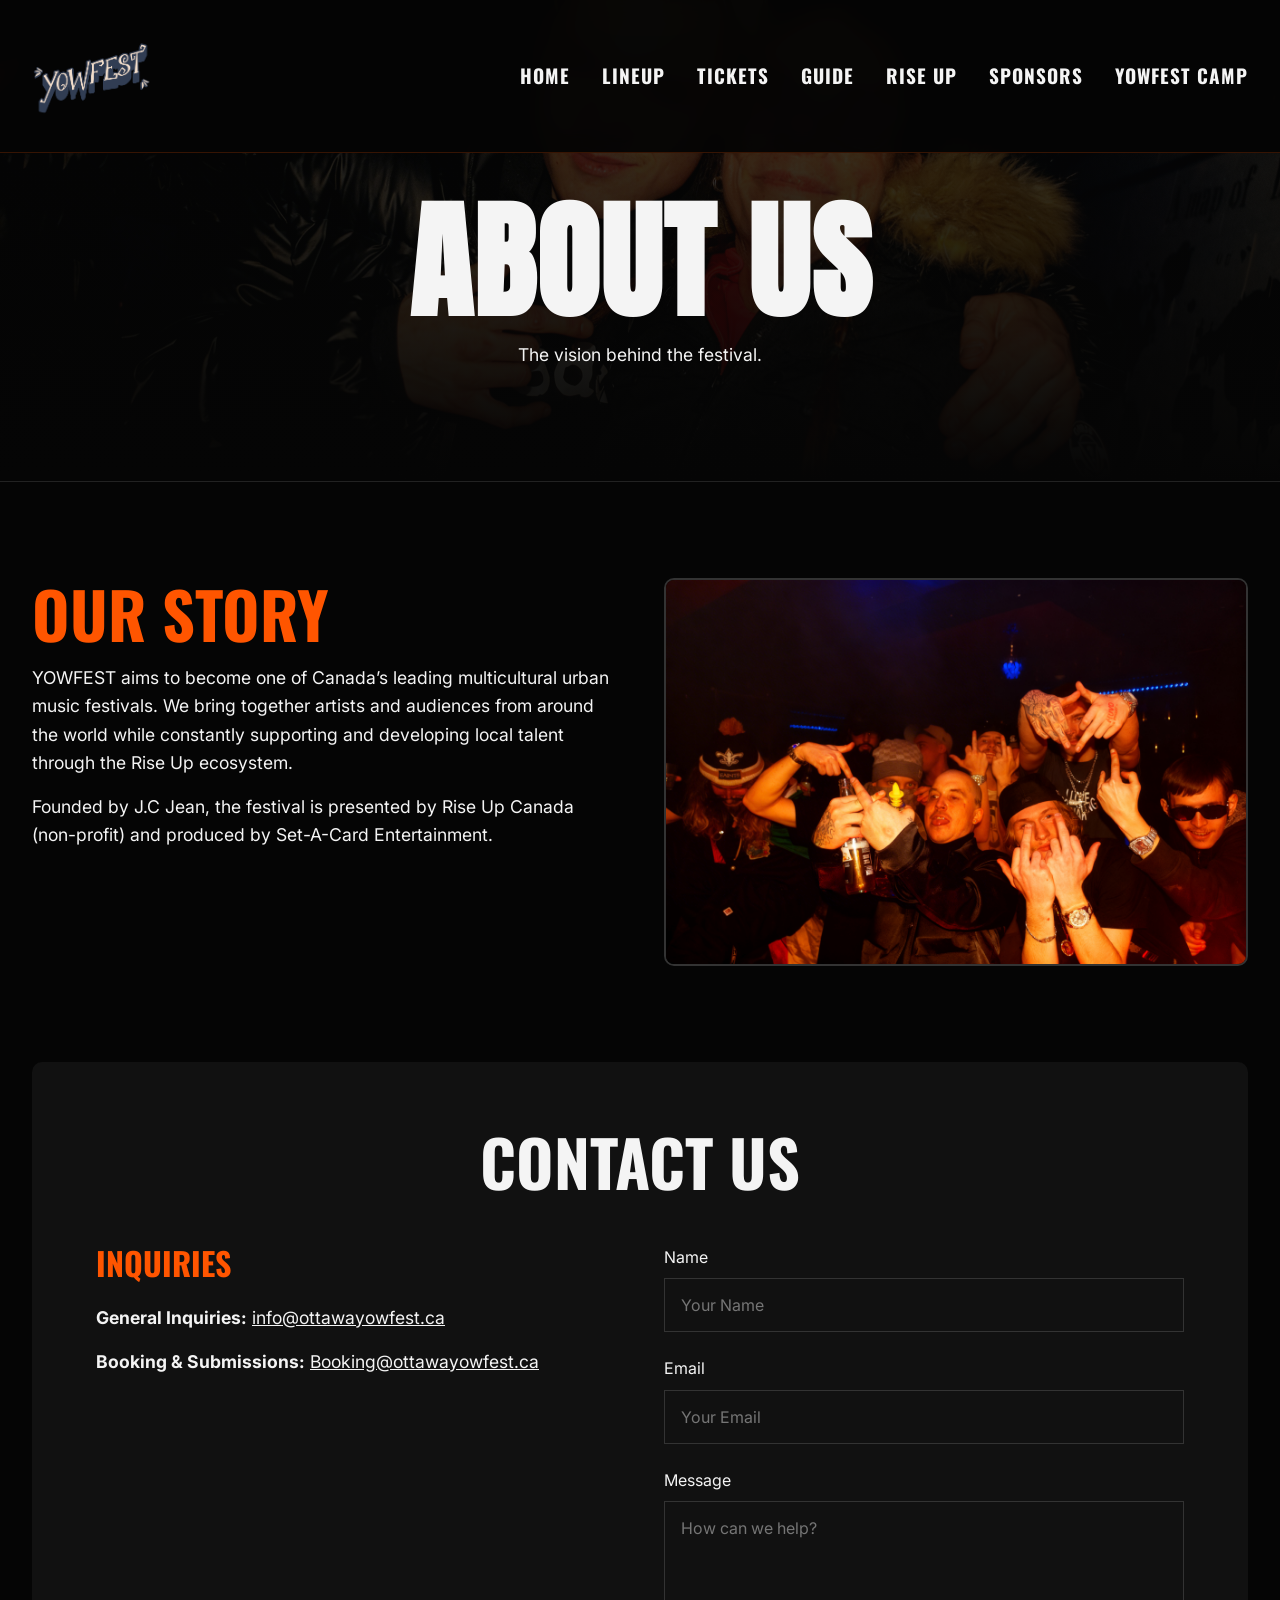
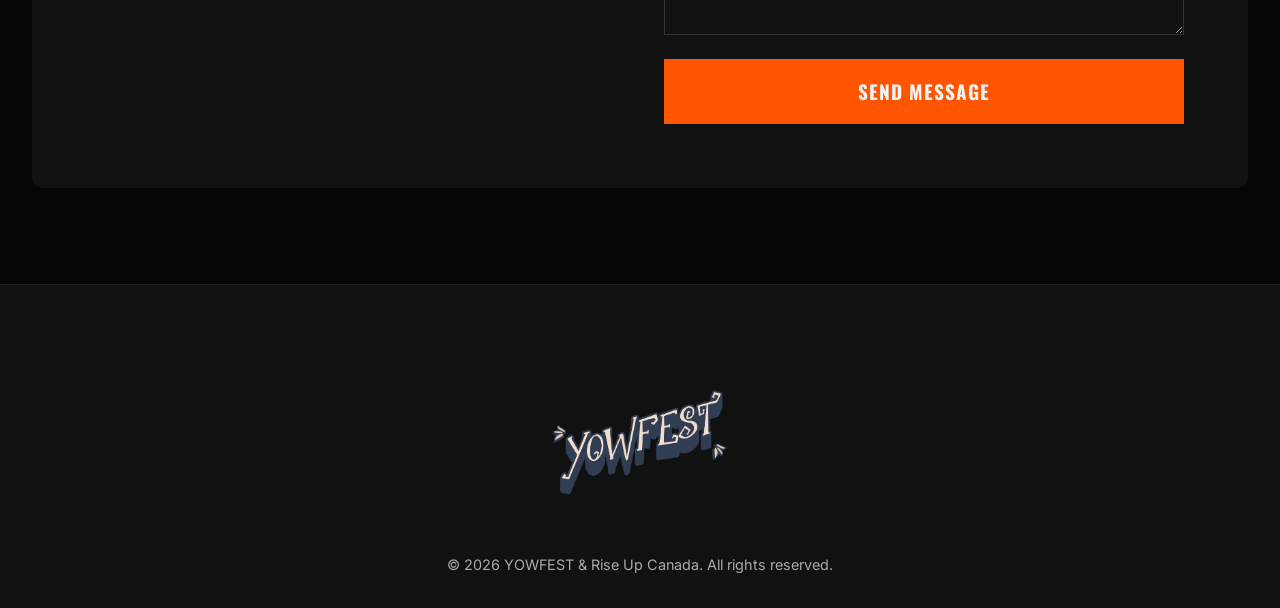
<file: about.html>
<!DOCTYPE html>
<html lang="en">
<head>
    <meta charset="UTF-8">
    <meta name="viewport" content="width=device-width, initial-scale=1.0">
    <title>About & Contact | YOWFEST 2026 Ottawa Music Festival</title>
    <meta name="description" content="Learn about YOWFEST 2026, Ottawa's multicultural urban music festival. Contact us for booking, partnerships, and media inquiries.">
    <link rel="canonical" href="https://ottawayowfest.ca/about.html">
    <meta property="og:title" content="About & Contact | YOWFEST 2026 Ottawa">
    <meta property="og:description" content="Learn about YOWFEST and get in touch. Ottawa's multicultural music festival — September 18-19, 2026.">
    <meta property="og:url" content="https://ottawayowfest.ca/about.html">
    <meta property="og:image" content="https://ottawayowfest.ca/assets/images/logo.png">
    <link rel="stylesheet" href="css/styles.css">
    <style>
        .contact-form {
            display: flex;
            flex-direction: column;
            gap: 1.5rem;
        }
        .form-group {
            display: flex;
            flex-direction: column;
            gap: 0.5rem;
        }
        .form-control {
            background: #111;
            border: 1px solid #333;
            color: #fff;
            padding: 1rem;
            font-family: var(--font-body);
            font-size: 1rem;
        }
        .form-control:focus {
            outline: none;
            border-color: var(--color-primary);
        }
    </style>
</head>
<body>

    <nav class="navbar scrolled">
        <div class="navbar-container">
            <a href="index.html" class="logo"><img src="assets/images/logo.png" alt="YOW FEST Logo"></a>
            <button class="nav-toggle">☰</button>
            <div class="nav-links">
                <a href="index.html">Home</a>
                <a href="lineup.html">Lineup</a>
                <a href="tickets.html">Tickets</a>
                <a href="guide.html">Guide</a>
                <a href="riseup.html">Rise Up</a>
                <a href="sponsors.html">Sponsors</a>
                <a href="yowcamp.html">YOWFEST CAMP</a>
            </div>
        </div>
    </nav>

    <header class="page-header">
        <div class="container">
            <h1 class="display">ABOUT US</h1>
            <p>The vision behind the festival.</p>
        </div>
    </header>

    <section class="section">
        <div class="container fade-in">
            <div class="grid-2">
                <div>
                    <h2 style="color: var(--color-primary);">OUR STORY</h2>
                    <p>YOWFEST aims to become one of Canada’s leading multicultural urban music festivals. We bring together artists and audiences from around the world while constantly supporting and developing local talent through the Rise Up ecosystem.</p>
                    <p>Founded by J.C Jean, the festival is presented by Rise Up Canada (non-profit) and produced by Set-A-Card Entertainment.</p>
                </div>
                <div>
                    <img src="assets/images/AIEnhancer_DSC_0022 (2).jpeg" alt="Crowd at YOWFEST" style="border-radius: 10px; border: 2px solid #333;">
                </div>
            </div>

            <div style="margin-top: 6rem; background: var(--color-surface); padding: 4rem; border-radius: 10px;" class="fade-in">
                <h2 style="text-align: center; margin-bottom: 3rem;">CONTACT US</h2>
                <div class="grid-2">
                    <div>
                        <h3 style="margin-bottom: 1.5rem; color: var(--color-primary);">INQUIRIES</h3>
                        <p><strong>General Inquiries:</strong> <a href="mailto:info@ottawayowfest.ca" style="color: var(--color-text-main); text-decoration: underline;">info@ottawayowfest.ca</a></p>
                        <p><strong>Booking & Submissions:</strong> <a href="mailto:Booking@ottawayowfest.ca" style="color: var(--color-text-main); text-decoration: underline;">Booking@ottawayowfest.ca</a></p>
                    </div>
                    <div>
                        <form class="contact-form">
                            <div class="form-group">
                                <label>Name</label>
                                <input type="text" class="form-control" placeholder="Your Name">
                            </div>
                            <div class="form-group">
                                <label>Email</label>
                                <input type="email" class="form-control" placeholder="Your Email">
                            </div>
                            <div class="form-group">
                                <label>Message</label>
                                <textarea class="form-control" rows="5" placeholder="How can we help?"></textarea>
                            </div>
                            <button type="button" class="btn" style="width: 100%;">SEND MESSAGE</button>
                        </form>
                    </div>
                </div>
            </div>
        </div>
    </section>

    <!-- Footer -->
    <footer class="footer">
        <div class="container">
            <div class="footer-logo"><img src="assets/images/logo.png" alt="YOW FEST Logo"></div>
            <div class="copyright">
                &copy; 2026 YOWFEST & Rise Up Canada. All rights reserved.
            </div>
        </div>
    </footer>

    <script src="js/main.js"></script>
</body>
</html>
</file>
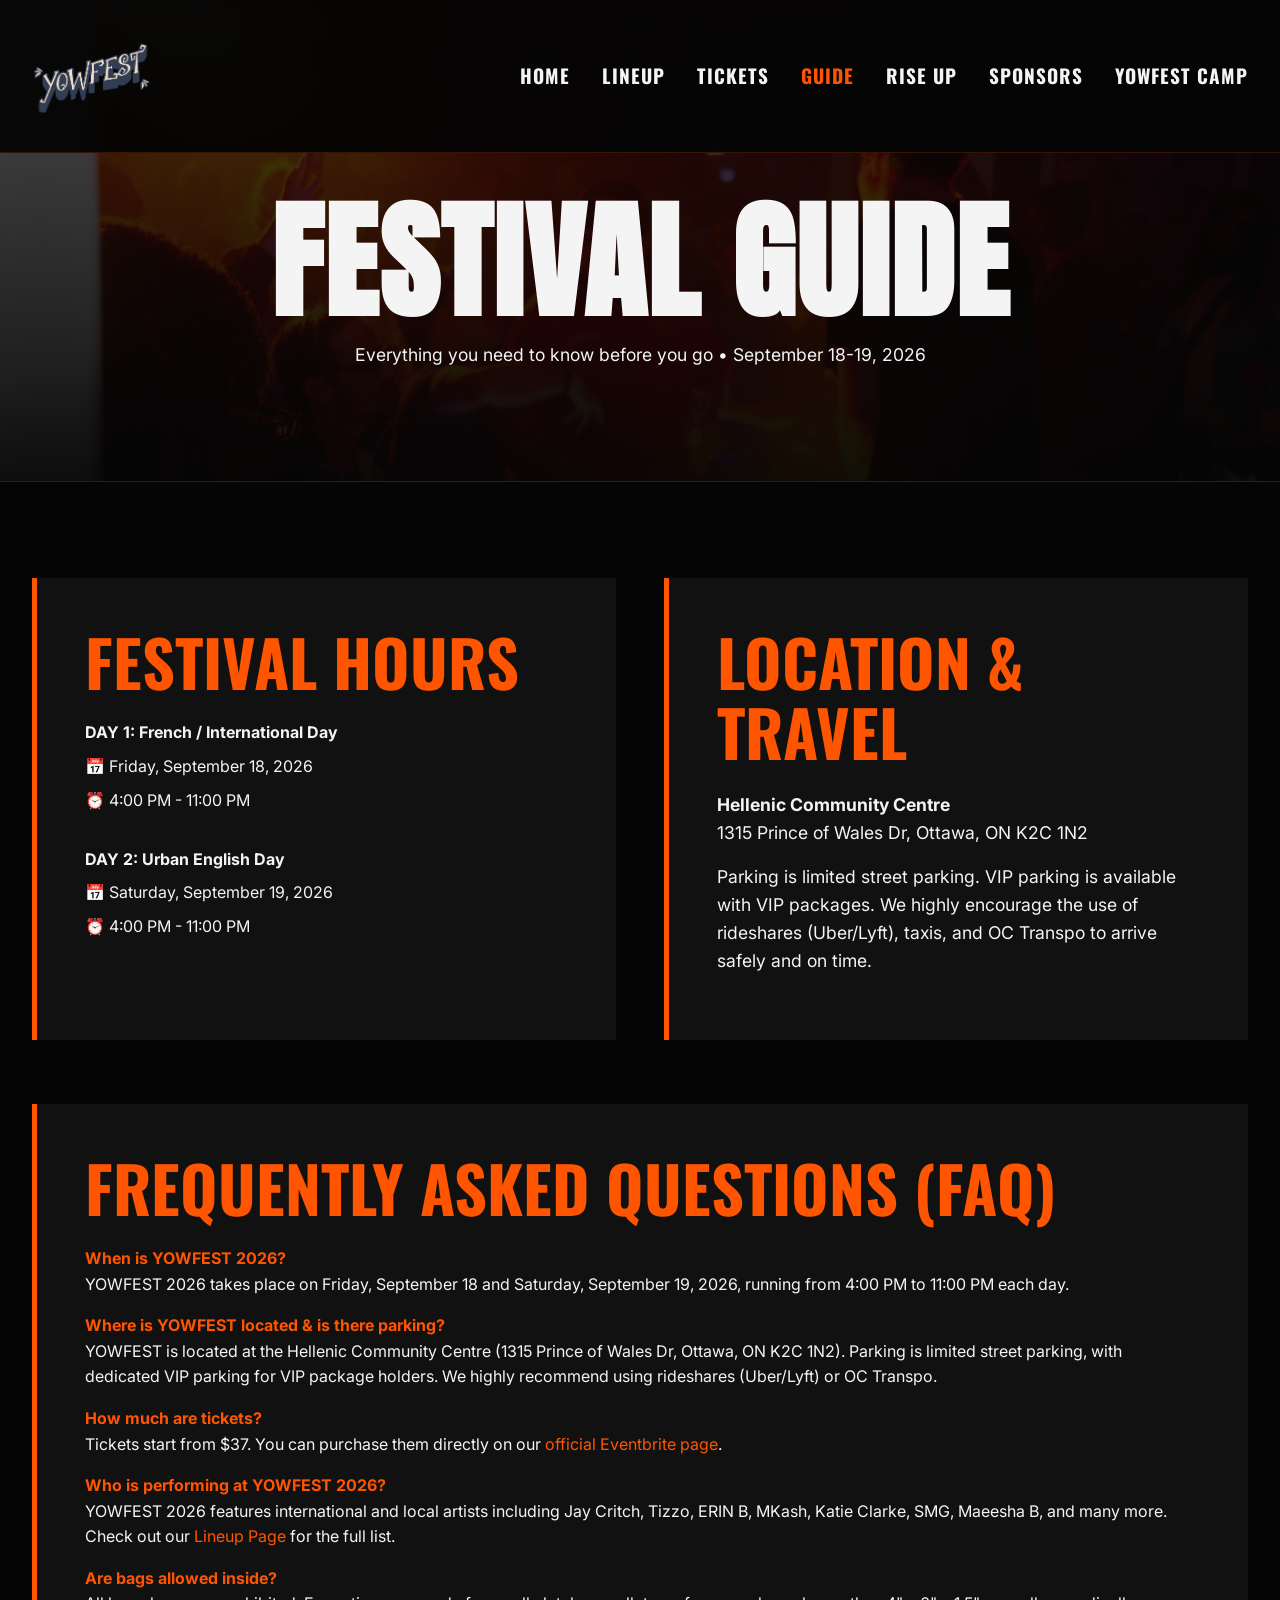
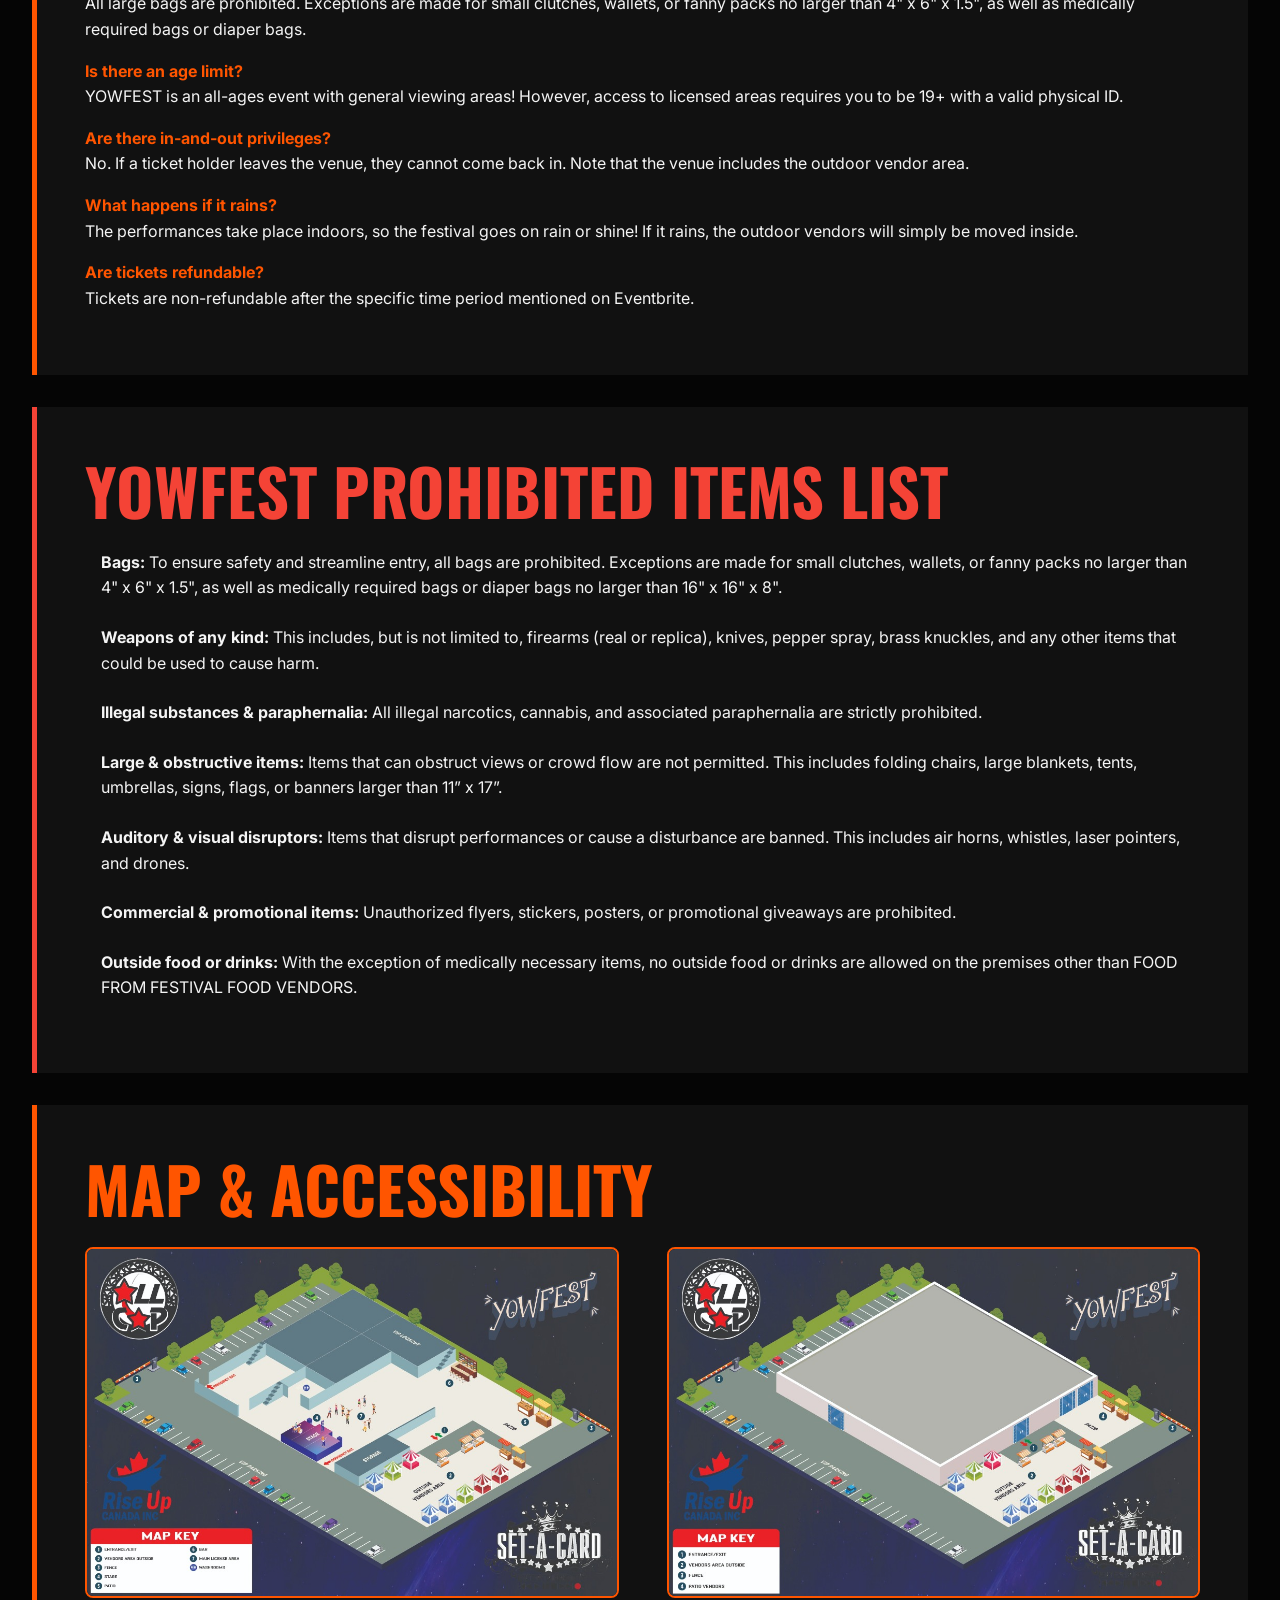
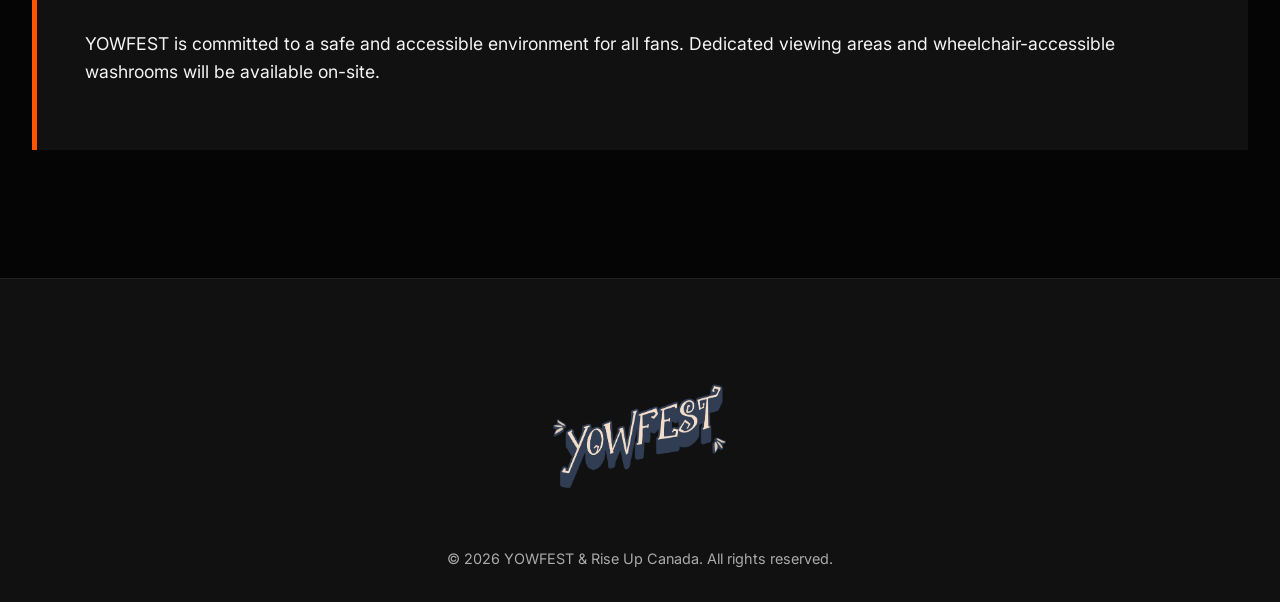
<file: guide.html>
<!DOCTYPE html>
<html lang="en">
<head>
    <meta charset="UTF-8">
    <meta name="viewport" content="width=device-width, initial-scale=1.0">
    <title>Festival Guide, FAQ & Venue Info | YOWFEST 2026 Ottawa (Sept 18-19)</title>
    <meta name="description" content="Everything you need to know about YOWFEST 2026 in Ottawa. Hours (4 PM - 11 PM), venue address (Hellenic Centre, 1315 Prince of Wales Dr), parking, prohibited items, FAQ, and accessibility info.">
    <meta name="keywords" content="YOWFEST guide, Ottawa festival venue, YOWFEST FAQ, YOWFEST 2026 parking, Hellenic Centre Ottawa events, what to bring to Ottawa festival">
    <link rel="canonical" href="https://ottawayowfest.ca/guide.html">
    <meta property="og:title" content="Festival Guide & FAQ | YOWFEST 2026 (Sept 18-19)">
    <meta property="og:description" content="All the info you need for YOWFEST 2026. Venue at Hellenic Centre, 1315 Prince of Wales Dr, Ottawa. Hours (4 PM - 11 PM), parking, bag policy, and more.">
    <meta property="og:url" content="https://ottawayowfest.ca/guide.html">
    <meta property="og:image" content="https://ottawayowfest.ca/assets/images/logo.png">
    
    <!-- FAQ JSON-LD Schema -->
    <script type="application/ld+json">
    {
      "@context": "https://schema.org",
      "@type": "FAQPage",
      "mainEntity": [
        {
          "@type": "Question",
          "name": "When is YOWFEST 2026?",
          "acceptedAnswer": {
            "@type": "Answer",
            "text": "YOWFEST 2026 takes place on Friday, September 18 and Saturday, September 19, 2026, running from 4:00 PM to 11:00 PM each day."
          }
        },
        {
          "@type": "Question",
          "name": "Where is YOWFEST located?",
          "acceptedAnswer": {
            "@type": "Answer",
            "text": "YOWFEST is located at the Hellenic Community Centre, 1315 Prince of Wales Dr, Ottawa, ON K2C 1N2. Parking is limited street parking (VIP parking with VIP packages), so rideshares or OC Transpo are highly recommended."
          }
        },
        {
          "@type": "Question",
          "name": "How much are tickets?",
          "acceptedAnswer": {
            "@type": "Answer",
            "text": "Tickets start from $37. You can purchase them on our official Eventbrite page."
          }
        },
        {
          "@type": "Question",
          "name": "Who is performing at YOWFEST 2026?",
          "acceptedAnswer": {
            "@type": "Answer",
            "text": "YOWFEST 2026 features international and local artists including Jay Critch, Tizzo, ERIN B, MKash, Katie Clarke, SMG, Maeesha B, and many more."
          }
        },
        {
          "@type": "Question",
          "name": "Are bags allowed inside?",
          "acceptedAnswer": {
            "@type": "Answer",
            "text": "All large bags are prohibited. Exceptions are made for small clutches, wallets, or fanny packs no larger than 4 x 6 x 1.5 inches, as well as medically required bags or diaper bags."
          }
        },
        {
          "@type": "Question",
          "name": "Is there an age limit?",
          "acceptedAnswer": {
            "@type": "Answer",
            "text": "YOWFEST is an all-ages event with general viewing areas. However, access to licensed areas requires you to be 19+ with a valid ID."
          }
        },
        {
          "@type": "Question",
          "name": "Are there in-and-out privileges?",
          "acceptedAnswer": {
            "@type": "Answer",
            "text": "No. If a ticket holder leaves the venue, they cannot come back in. The venue includes the outdoor vendor area."
          }
        },
        {
          "@type": "Question",
          "name": "What happens if it rains?",
          "acceptedAnswer": {
            "@type": "Answer",
            "text": "The performances take place indoors, so the festival goes on rain or shine! Vendors will also be moved inside if it rains."
          }
        },
        {
          "@type": "Question",
          "name": "Are tickets refundable?",
          "acceptedAnswer": {
            "@type": "Answer",
            "text": "Tickets are non-refundable after the time period mentioned on Eventbrite."
          }
        }
      ]
    }
    </script>

    <link rel="stylesheet" href="css/styles.css">
    <style>
        .guide-section {
            background: var(--color-surface);
            padding: 3rem;
            margin-bottom: 2rem;
            border-left: 5px solid var(--color-primary);
        }
        .guide-section h2 {
            margin-bottom: 1.5rem;
            color: var(--color-primary);
        }
        .guide-list li {
            margin-bottom: 0.5rem;
        }
    </style>
</head>
<body>

    <nav class="navbar scrolled">
        <div class="navbar-container">
            <a href="index.html" class="logo"><img src="assets/images/logo.png" alt="YOW FEST Logo"></a>
            <button class="nav-toggle">☰</button>
            <div class="nav-links">
                <a href="index.html">Home</a>
                <a href="lineup.html">Lineup</a>
                <a href="tickets.html">Tickets</a>
                <a href="guide.html" class="active">Guide</a>
                <a href="riseup.html">Rise Up</a>
                <a href="sponsors.html">Sponsors</a>
                <a href="yowcamp.html">YOWFEST CAMP</a>
            </div>
        </div>
    </nav>

    <header class="page-header" style="background-image: linear-gradient(rgba(5,5,5,0.7), rgba(5,5,5,0.95)), url('assets/images/headers/guide.jpeg'); background-position: center 20%; background-size: cover; background-repeat: no-repeat;">
        <div class="container">
            <h1 class="display">FESTIVAL GUIDE</h1>
            <p>Everything you need to know before you go • September 18-19, 2026</p>
        </div>
    </header>

    <section class="section">
        <div class="container fade-in">
            <div class="grid-2">
                <div class="guide-section">
                    <h2>FESTIVAL HOURS</h2>
                    <ul class="guide-list" style="list-style-type: none; padding:0;">
                        <li><strong>DAY 1: French / International Day</strong></li>
                        <li>📅 Friday, September 18, 2026</li>
                        <li>⏰ 4:00 PM - 11:00 PM</li>
                        <br>
                        <li><strong>DAY 2: Urban English Day</strong></li>
                        <li>📅 Saturday, September 19, 2026</li>
                        <li>⏰ 4:00 PM - 11:00 PM</li>
                    </ul>
                </div>

                <div class="guide-section">
                    <h2>LOCATION & TRAVEL</h2>
                    <p><strong>Hellenic Community Centre</strong><br>1315 Prince of Wales Dr, Ottawa, ON K2C 1N2</p>
                    <p>Parking is limited street parking. VIP parking is available with VIP packages. We highly encourage the use of rideshares (Uber/Lyft), taxis, and OC Transpo to arrive safely and on time.</p>
                </div>
            </div>

            <div class="guide-section fade-in" style="margin-top: 2rem;">
                <h2>FREQUENTLY ASKED QUESTIONS (FAQ)</h2>
                <ul class="guide-list" style="list-style-type: none; padding:0;">
                    <li style="margin-bottom: 1rem;">
                        <strong style="color: var(--color-primary);">When is YOWFEST 2026?</strong><br>
                        YOWFEST 2026 takes place on Friday, September 18 and Saturday, September 19, 2026, running from 4:00 PM to 11:00 PM each day.
                    </li>
                    <li style="margin-bottom: 1rem;">
                        <strong style="color: var(--color-primary);">Where is YOWFEST located & is there parking?</strong><br>
                        YOWFEST is located at the Hellenic Community Centre (1315 Prince of Wales Dr, Ottawa, ON K2C 1N2). Parking is limited street parking, with dedicated VIP parking for VIP package holders. We highly recommend using rideshares (Uber/Lyft) or OC Transpo.
                    </li>
                    <li style="margin-bottom: 1rem;">
                        <strong style="color: var(--color-primary);">How much are tickets?</strong><br>
                        Tickets start from $37. You can purchase them directly on our <a href="https://www.eventbrite.ca/e/yowfest-2026-tickets-1990768721837" target="_blank" style="color: var(--color-primary);">official Eventbrite page</a>.
                    </li>
                    <li style="margin-bottom: 1rem;">
                        <strong style="color: var(--color-primary);">Who is performing at YOWFEST 2026?</strong><br>
                        YOWFEST 2026 features international and local artists including Jay Critch, Tizzo, ERIN B, MKash, Katie Clarke, SMG, Maeesha B, and many more. Check out our <a href="lineup.html" style="color: var(--color-primary);">Lineup Page</a> for the full list.
                    </li>
                    <li style="margin-bottom: 1rem;">
                        <strong style="color: var(--color-primary);">Are bags allowed inside?</strong><br>
                        All large bags are prohibited. Exceptions are made for small clutches, wallets, or fanny packs no larger than 4" x 6" x 1.5", as well as medically required bags or diaper bags.
                    </li>
                    <li style="margin-bottom: 1rem;">
                        <strong style="color: var(--color-primary);">Is there an age limit?</strong><br>
                        YOWFEST is an all-ages event with general viewing areas! However, access to licensed areas requires you to be 19+ with a valid physical ID.
                    </li>
                    <li style="margin-bottom: 1rem;">
                        <strong style="color: var(--color-primary);">Are there in-and-out privileges?</strong><br>
                        No. If a ticket holder leaves the venue, they cannot come back in. Note that the venue includes the outdoor vendor area.
                    </li>
                    <li style="margin-bottom: 1rem;">
                        <strong style="color: var(--color-primary);">What happens if it rains?</strong><br>
                        The performances take place indoors, so the festival goes on rain or shine! If it rains, the outdoor vendors will simply be moved inside.
                    </li>
                    <li style="margin-bottom: 1rem;">
                        <strong style="color: var(--color-primary);">Are tickets refundable?</strong><br>
                        Tickets are non-refundable after the specific time period mentioned on Eventbrite.
                    </li>
                </ul>
            </div>

            <div class="guide-section fade-in" style="margin-top: 2rem; border-left-color: #F44336;">
                <h2 style="color: #F44336;">YOWFEST PROHIBITED ITEMS LIST</h2>
                <ul class="guide-list" style="margin-left: 1rem;">
                    <li style="margin-bottom: 1.5rem;"><strong>Bags:</strong> To ensure safety and streamline entry, all bags are prohibited. Exceptions are made for small clutches, wallets, or fanny packs no larger than 4" x 6" x 1.5", as well as medically required bags or diaper bags no larger than 16" x 16" x 8".</li>
                    <li style="margin-bottom: 1.5rem;"><strong>Weapons of any kind:</strong> This includes, but is not limited to, firearms (real or replica), knives, pepper spray, brass knuckles, and any other items that could be used to cause harm.</li>
                    <li style="margin-bottom: 1.5rem;"><strong>Illegal substances & paraphernalia:</strong> All illegal narcotics, cannabis, and associated paraphernalia are strictly prohibited.</li>
                    <li style="margin-bottom: 1.5rem;"><strong>Large & obstructive items:</strong> Items that can obstruct views or crowd flow are not permitted. This includes folding chairs, large blankets, tents, umbrellas, signs, flags, or banners larger than 11” x 17”.</li>
                    <li style="margin-bottom: 1.5rem;"><strong>Auditory & visual disruptors:</strong> Items that disrupt performances or cause a disturbance are banned. This includes air horns, whistles, laser pointers, and drones.</li>
                    <li style="margin-bottom: 1.5rem;"><strong>Commercial & promotional items:</strong> Unauthorized flyers, stickers, posters, or promotional giveaways are prohibited.</li>
                    <li style="margin-bottom: 1.5rem;"><strong>Outside food or drinks:</strong> With the exception of medically necessary items, no outside food or drinks are allowed on the premises other than FOOD FROM FESTIVAL FOOD VENDORS.</li>
                </ul>
            </div>

            <div class="guide-section fade-in">
                <h2>MAP & ACCESSIBILITY</h2>
                <div class="grid-2" style="margin-bottom: 2rem;">
                    <img src="assets/images/map-1.jpg" alt="YOWFEST Map 1" style="width: 100%; border-radius: 8px; border: 2px solid var(--color-primary);">
                    <img src="assets/images/map-2.jpg" alt="YOWFEST Map 2" style="width: 100%; border-radius: 8px; border: 2px solid var(--color-primary);">
                </div>
                <p>YOWFEST is committed to a safe and accessible environment for all fans. Dedicated viewing areas and wheelchair-accessible washrooms will be available on-site.</p>
            </div>
        </div>
    </section>

    <!-- Footer -->
    <footer class="footer">
        <div class="container">
            <div class="footer-logo"><img src="assets/images/logo.png" alt="YOW FEST Logo"></div>
            <div class="copyright">
                &copy; 2026 YOWFEST & Rise Up Canada. All rights reserved.
            </div>
        </div>
    </footer>

    <script src="js/main.js"></script>
</body>
</html>
</file>
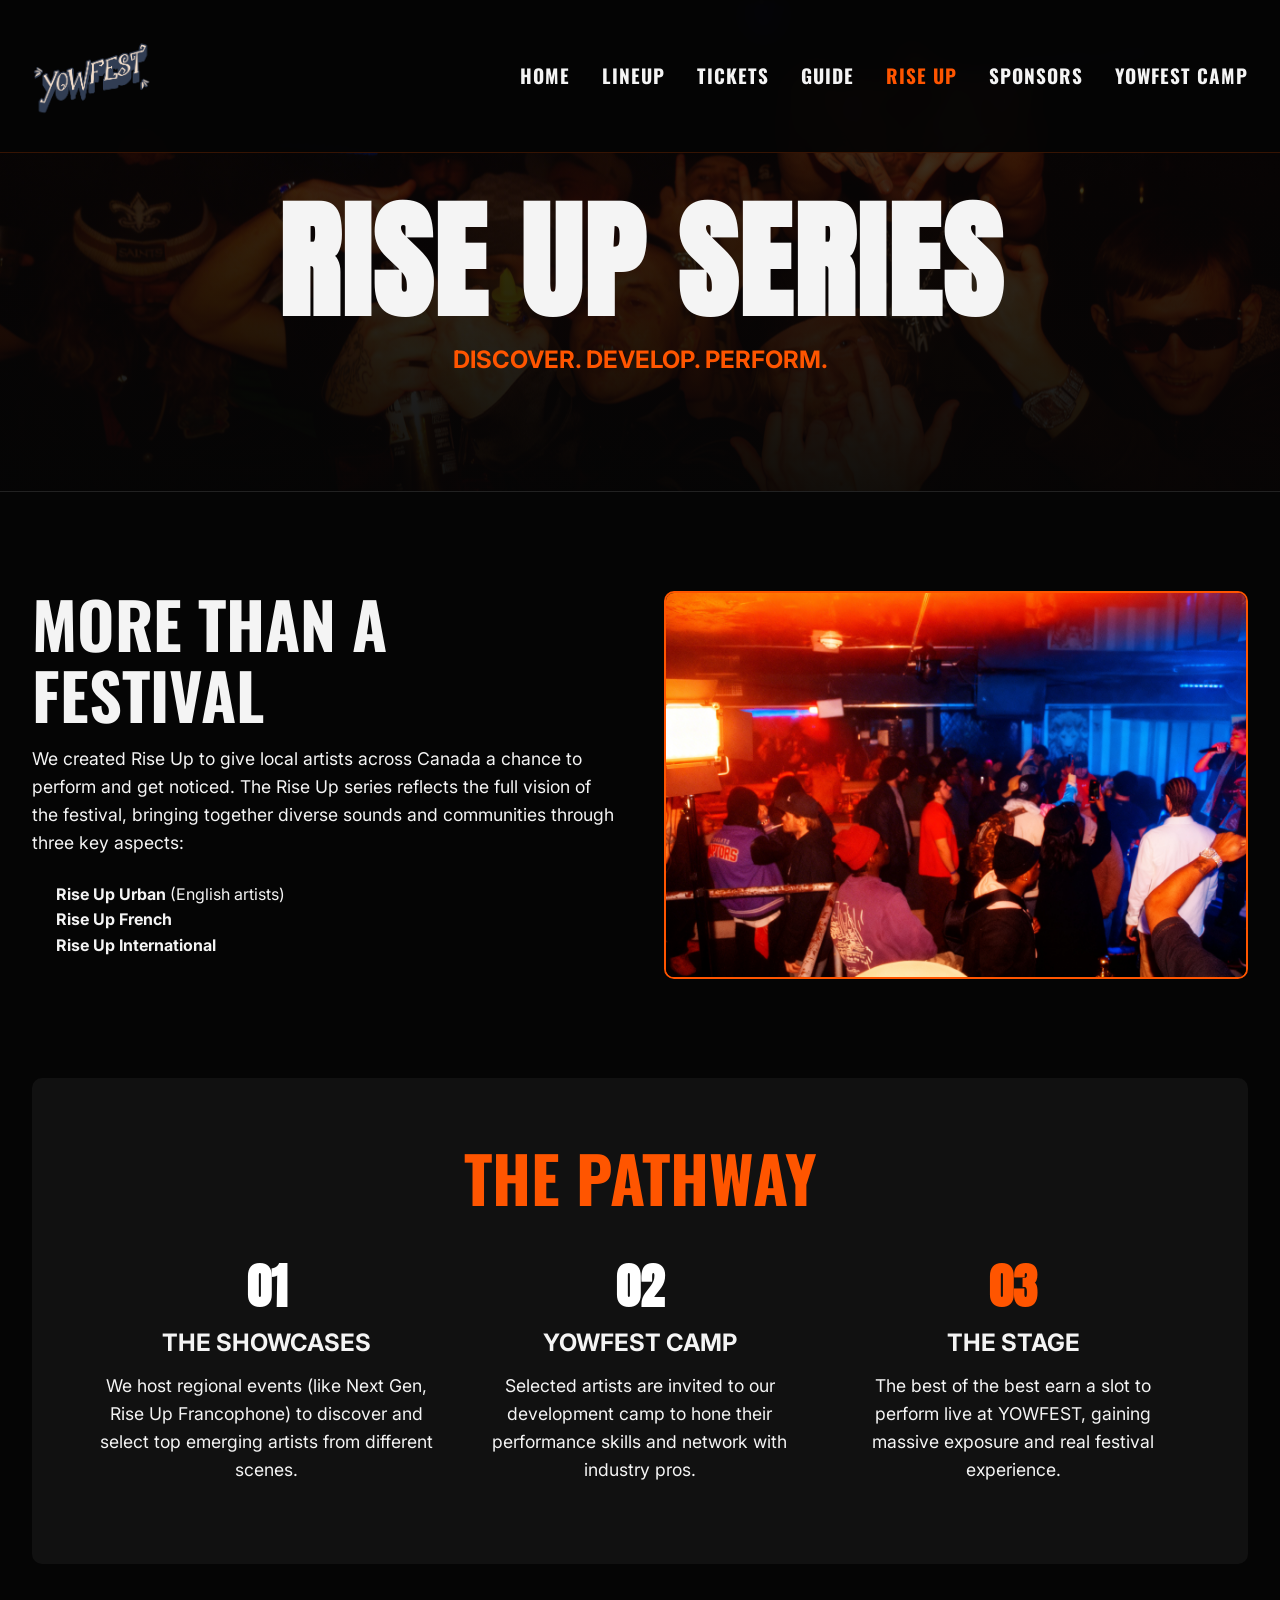
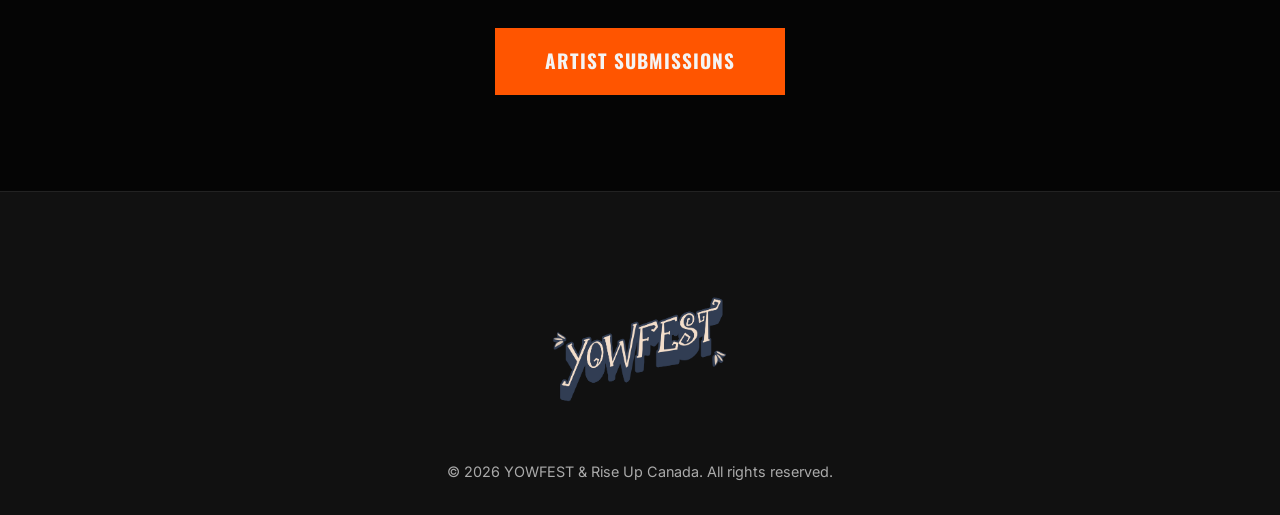
<file: riseup.html>
<!DOCTYPE html>
<html lang="en">
<head>
    <meta charset="UTF-8">
    <meta name="viewport" content="width=device-width, initial-scale=1.0">
    <title>Rise Up Series | YOWFEST 2026 — Ottawa Artist Development Platform</title>
    <meta name="description" content="The Rise Up Series is YOWFEST's artist development program, providing a pathway for local Ottawa talent to perform on the main stage at Ottawa's biggest multicultural music festival.">
    <link rel="canonical" href="https://ottawayowfest.ca/riseup.html">
    <meta property="og:title" content="Rise Up Series | YOWFEST 2026 Ottawa">
    <meta property="og:description" content="Local Ottawa artists performing at YOWFEST 2026. The Rise Up Series spotlights emerging talent at Ottawa's biggest multicultural music festival.">
    <meta property="og:url" content="https://ottawayowfest.ca/riseup.html">
    <meta property="og:image" content="https://ottawayowfest.ca/assets/images/logo.png">
    <link rel="stylesheet" href="css/styles.css">
</head>
<body>

    <nav class="navbar scrolled">
        <div class="navbar-container">
            <a href="index.html" class="logo"><img src="assets/images/logo.png" alt="YOW FEST Logo"></a>
            <button class="nav-toggle">☰</button>
            <div class="nav-links">
                <a href="index.html">Home</a>
                <a href="lineup.html">Lineup</a>
                <a href="tickets.html">Tickets</a>
                <a href="guide.html">Guide</a>
                <a href="riseup.html" class="active">Rise Up</a>
                <a href="sponsors.html">Sponsors</a>
                <a href="yowcamp.html">YOWFEST CAMP</a>
            </div>
        </div>
    </nav>

    <header class="page-header" style="background-image: linear-gradient(rgba(5,5,5,0.7), rgba(5,5,5,0.95)), url('assets/images/headers/riseup.jpeg'); background-position: center center; background-size: cover; background-repeat: no-repeat;">
        <div class="container">
            <h1 class="display">RISE UP SERIES</h1>
            <p style="font-size: 1.5rem; color: var(--color-primary); font-weight: bold;">DISCOVER. DEVELOP. PERFORM.</p>
        </div>
    </header>

    <section class="section">
        <div class="container fade-in">
            <div class="grid-2" style="align-items: center;">
                <div>
                    <h2>MORE THAN A FESTIVAL</h2>
                    <p>We created Rise Up to give local artists across Canada a chance to perform and get noticed. The Rise Up series reflects the full vision of the festival, bringing together diverse sounds and communities through three key aspects:</p>
                    <ul style="margin: 1.5rem 0; padding-left: 1.5rem;">
                        <li><strong>Rise Up Urban</strong> (English artists)</li>
                        <li><strong>Rise Up French</strong></li>
                        <li><strong>Rise Up International</strong></li>
                    </ul>
                </div>
                <div>
                    <img src="assets/images/AIEnhancer_DSC_0042 (1).jpeg" alt="Artist Performing" style="border-radius: 10px; border: 2px solid var(--color-primary);">
                </div>
            </div>

            <div style="margin-top: 6rem; background: var(--color-surface); padding: 4rem; text-align: center; border-radius: 10px;">
                <h2 style="color: var(--color-primary);">THE PATHWAY</h2>
                <div class="grid-3" style="margin-top: 3rem;">
                    <div>
                        <h3 style="font-family: var(--font-display); font-size: 3rem; color: #fff;">01</h3>
                        <h4 style="font-size: 1.5rem; margin-bottom: 1rem;">THE SHOWCASES</h4>
                        <p>We host regional events (like Next Gen, Rise Up Francophone) to discover and select top emerging artists from different scenes.</p>
                    </div>
                    <div>
                        <h3 style="font-family: var(--font-display); font-size: 3rem; color: #fff;">02</h3>
                        <h4 style="font-size: 1.5rem; margin-bottom: 1rem;">YOWFEST CAMP</h4>
                        <p>Selected artists are invited to our development camp to hone their performance skills and network with industry pros.</p>
                    </div>
                    <div>
                        <h3 style="font-family: var(--font-display); font-size: 3rem; color: var(--color-primary);">03</h3>
                        <h4 style="font-size: 1.5rem; margin-bottom: 1rem;">THE STAGE</h4>
                        <p>The best of the best earn a slot to perform live at YOWFEST, gaining massive exposure and real festival experience.</p>
                    </div>
                </div>
            </div>
            
            <div style="text-align: center; margin-top: 4rem;">
                <a href="about.html" class="btn">ARTIST SUBMISSIONS</a>
            </div>
        </div>
    </section>

    <!-- Footer -->
    <footer class="footer">
        <div class="container">
            <div class="footer-logo"><img src="assets/images/logo.png" alt="YOW FEST Logo"></div>
            <div class="copyright">
                &copy; 2026 YOWFEST & Rise Up Canada. All rights reserved.
            </div>
        </div>
    </footer>

    <script src="js/main.js"></script>
</body>
</html>
</file>
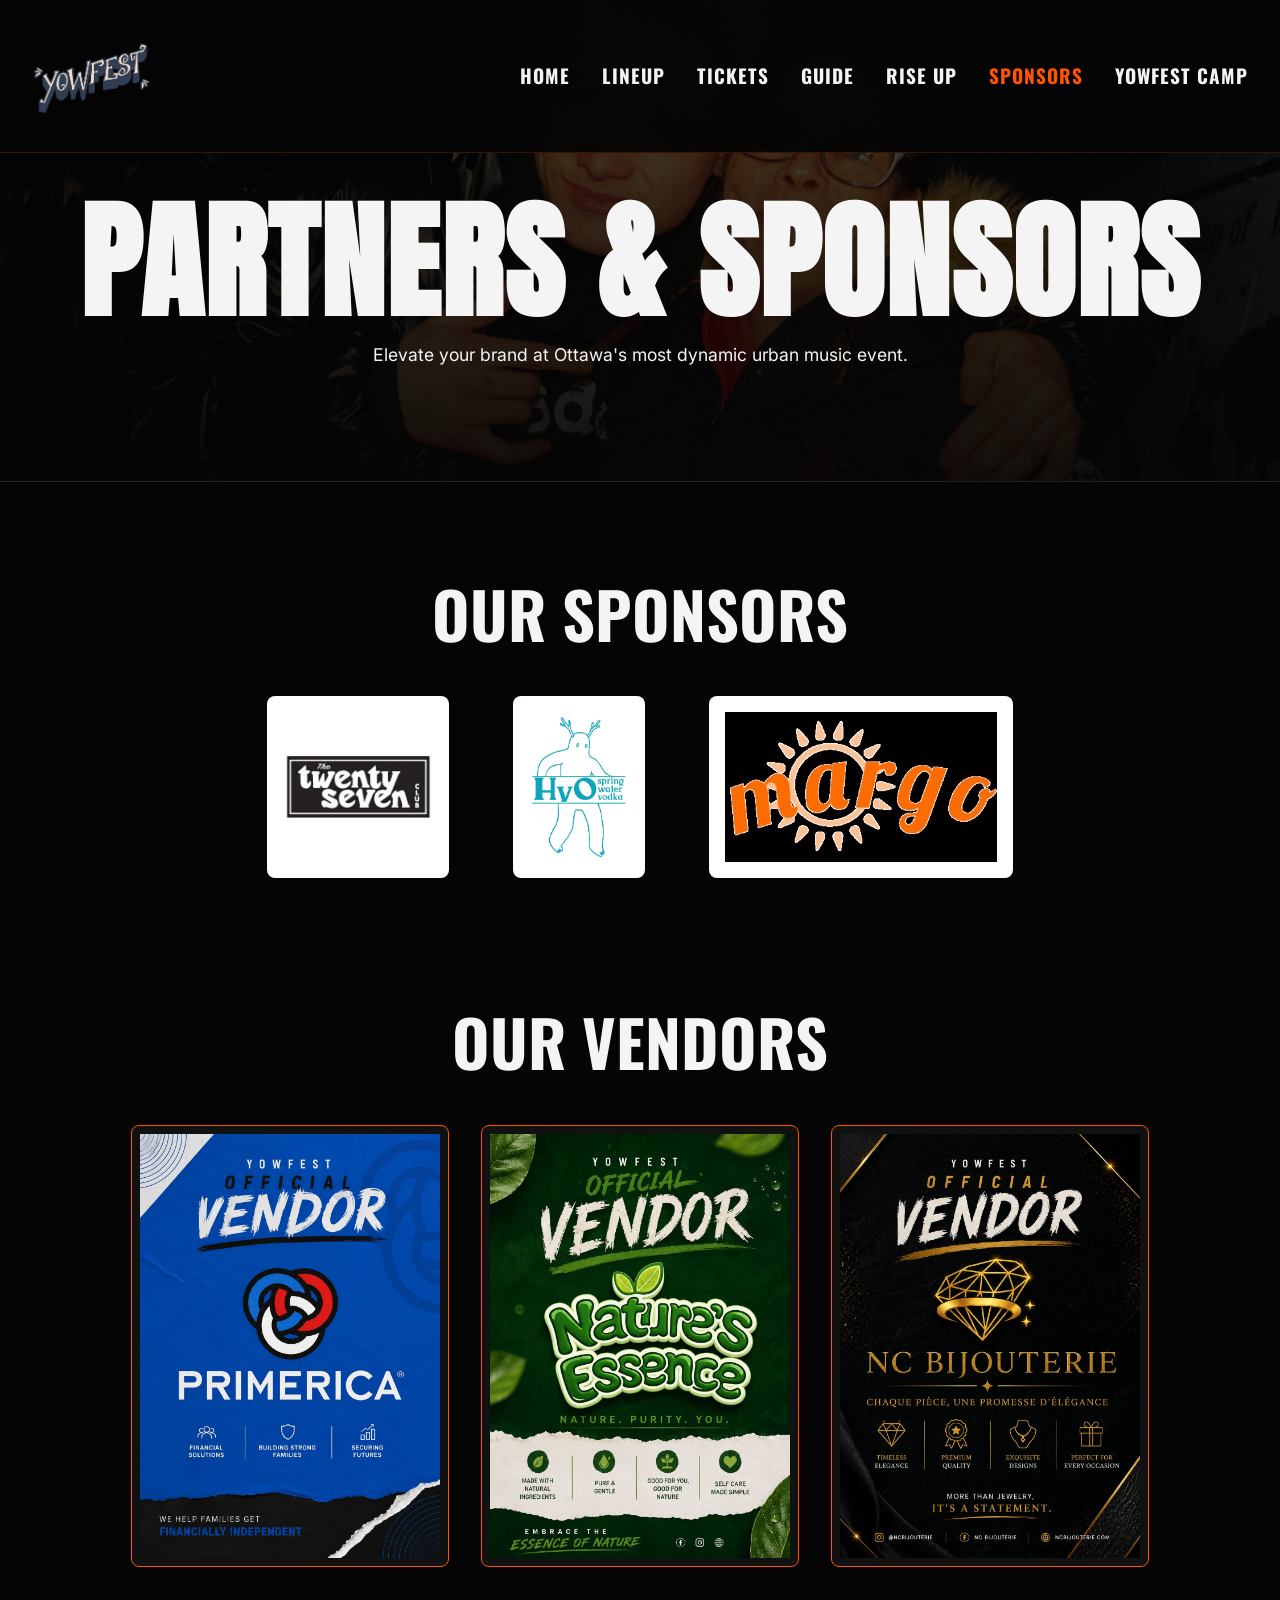
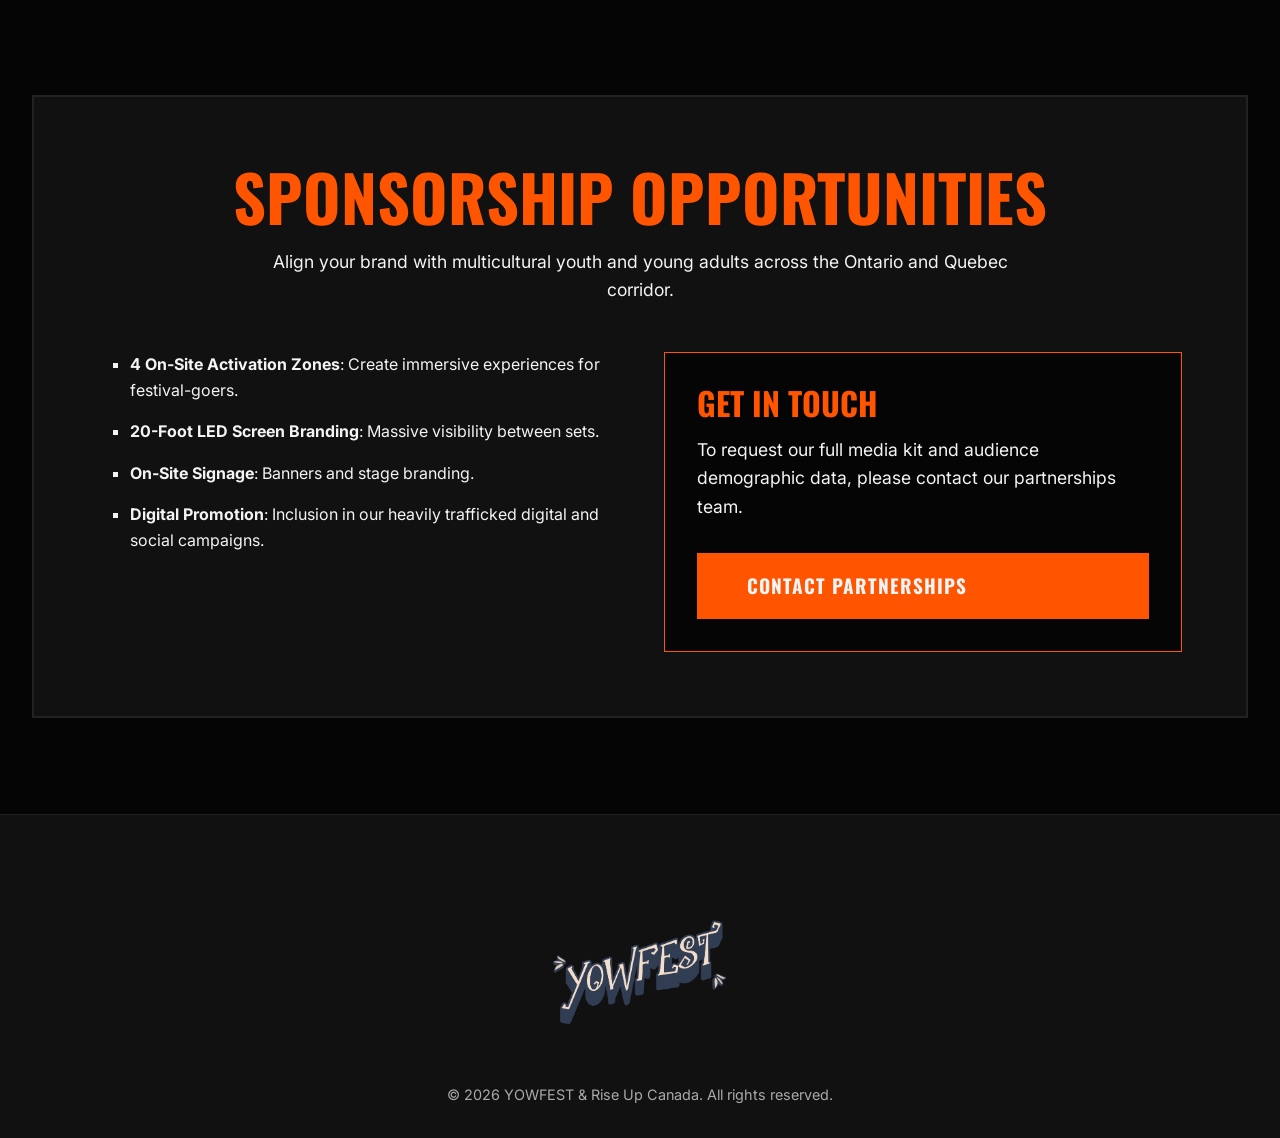
<file: sponsors.html>
<!DOCTYPE html>
<html lang="en">
<head>
    <meta charset="UTF-8">
    <meta name="viewport" content="width=device-width, initial-scale=1.0">
    <title>Sponsors & Partners | YOWFEST 2026 Ottawa Music Festival</title>
    <meta name="description" content="Meet the sponsors and vendors powering YOWFEST 2026 in Ottawa, including The 27 Club, HyO Spring Water Vodka, Margo, and more.">
    <link rel="canonical" href="https://ottawayowfest.ca/sponsors.html">
    <meta property="og:title" content="Sponsors & Partners | YOWFEST 2026 Ottawa">
    <meta property="og:description" content="Meet the sponsors and partners of YOWFEST 2026 — Ottawa's multicultural urban music festival on September 18-19.">
    <meta property="og:url" content="https://ottawayowfest.ca/sponsors.html">
    <meta property="og:image" content="https://ottawayowfest.ca/assets/images/logo.png">
    <link rel="stylesheet" href="css/styles.css">
</head>
<body>

    <nav class="navbar scrolled">
        <div class="navbar-container">
            <a href="index.html" class="logo"><img src="assets/images/logo.png" alt="YOW FEST Logo"></a>
            <button class="nav-toggle">☰</button>
            <div class="nav-links">
                <a href="index.html">Home</a>
                <a href="lineup.html">Lineup</a>
                <a href="tickets.html">Tickets</a>
                <a href="guide.html">Guide</a>
                <a href="riseup.html">Rise Up</a>
                <a href="sponsors.html" class="active">Sponsors</a>
                <a href="yowcamp.html">YOWFEST CAMP</a>
            </div>
        </div>
    </nav>

    <header class="page-header" style="background-image: linear-gradient(rgba(5,5,5,0.7), rgba(5,5,5,0.95)), url('assets/images/headers/sponsors.jpeg'); background-position: center 40%; background-size: cover; background-repeat: no-repeat;">
        <div class="container">
            <h1 class="display">PARTNERS & SPONSORS</h1>
            <p>Elevate your brand at Ottawa's most dynamic urban music event.</p>
        </div>
    </header>

    <section class="section">
        <div class="container fade-in">
            <h2 style="text-align: center; margin-bottom: 3rem;">OUR SPONSORS</h2>
            
            <div style="display: flex; flex-wrap: wrap; justify-content: center; gap: 4rem; align-items: center; margin-top: 2rem;">
                <a href="https://www.instagram.com/27club_ottawa/?hl=en" target="_blank" style="transition: transform 0.3s ease; display: inline-block; background: #fff; padding: 1rem; border-radius: 8px;" onmouseover="this.style.transform='scale(1.05)'" onmouseout="this.style.transform='scale(1)'">
                    <img src="assets/images/sponsors/the-twenty-seven-club.png" alt="The Twenty Seven Club" style="max-width: 300px; max-height: 150px; object-fit: contain; display: block;">
                </a>
                <a href="#" style="transition: transform 0.3s ease; display: inline-block; background: #fff; padding: 1rem; border-radius: 8px;" onmouseover="this.style.transform='scale(1.05)'" onmouseout="this.style.transform='scale(1)'">
                    <img src="assets/images/sponsors/h2o-vodka.jpeg" alt="HyO Spring Water Vodka" style="max-width: 300px; max-height: 150px; object-fit: contain; display: block;">
                </a>
                <a href="https://linktr.ee/Do.Good.Spirits?utm_source=linktree_profile_share" target="_blank" style="transition: transform 0.3s ease; display: inline-block; background: #fff; padding: 1rem; border-radius: 8px;" onmouseover="this.style.transform='scale(1.05)'" onmouseout="this.style.transform='scale(1)'">
                    <img src="assets/images/sponsors/margo-sponsor.jpeg" alt="Margo" style="max-width: 300px; max-height: 150px; object-fit: contain; display: block;">
                </a>
            </div>

            <h2 style="text-align: center; margin-bottom: 3rem; margin-top: 8rem;">OUR VENDORS</h2>
            
            <div style="display: flex; flex-wrap: wrap; justify-content: center; gap: 2rem; align-items: center; margin-top: 2rem;">
                <div style="transition: transform 0.3s ease; display: inline-block; background: #111; padding: 0.5rem; border-radius: 8px; border: 1px solid var(--color-primary);" onmouseover="this.style.transform='scale(1.02)'" onmouseout="this.style.transform='scale(1)'">
                    <img src="assets/images/vendors/primerica.jpeg" alt="Primerica" style="max-width: 300px; height: auto; display: block;">
                </div>
                <div style="transition: transform 0.3s ease; display: inline-block; background: #111; padding: 0.5rem; border-radius: 8px; border: 1px solid var(--color-primary);" onmouseover="this.style.transform='scale(1.02)'" onmouseout="this.style.transform='scale(1)'">
                    <img src="assets/images/vendors/natures-essence.jpeg" alt="Nature's Essence" style="max-width: 300px; height: auto; display: block;">
                </div>
                <div style="transition: transform 0.3s ease; display: inline-block; background: #111; padding: 0.5rem; border-radius: 8px; border: 1px solid var(--color-primary);" onmouseover="this.style.transform='scale(1.02)'" onmouseout="this.style.transform='scale(1)'">
                    <img src="assets/images/vendors/nc-bijouterie.jpeg" alt="NC Bijouterie" style="max-width: 300px; height: auto; display: block;">
                </div>
            </div>

            <div style="margin-top: 8rem; background: var(--color-surface); padding: 4rem; border: 2px solid #222;">
                <h2 style="color: var(--color-primary); text-align: center;">SPONSORSHIP OPPORTUNITIES</h2>
                <p style="text-align: center; max-width: 800px; margin: 0 auto 3rem;">Align your brand with multicultural youth and young adults across the Ontario and Quebec corridor.</p>
                
                <div class="grid-2">
                    <div>
                        <ul class="guide-list" style="list-style-type:square; padding-left: 2rem;">
                            <li style="margin-bottom: 1rem;"><strong>4 On-Site Activation Zones</strong>: Create immersive experiences for festival-goers.</li>
                            <li style="margin-bottom: 1rem;"><strong>20-Foot LED Screen Branding</strong>: Massive visibility between sets.</li>
                            <li style="margin-bottom: 1rem;"><strong>On-Site Signage</strong>: Banners and stage branding.</li>
                            <li style="margin-bottom: 1rem;"><strong>Digital Promotion</strong>: Inclusion in our heavily trafficked digital and social campaigns.</li>
                        </ul>
                    </div>
                    <div style="background: var(--color-bg); padding: 2rem; border: 1px solid var(--color-primary);">
                        <h3>GET IN TOUCH</h3>
                        <p>To request our full media kit and audience demographic data, please contact our partnerships team.</p>
                        <a href="about.html" class="btn" style="width: 100%; margin-top: 1rem;">CONTACT PARTNERSHIPS</a>
                    </div>
                </div>
            </div>
        </div>
    </section>

    <!-- Footer -->
    <footer class="footer">
        <div class="container">
            <div class="footer-logo"><img src="assets/images/logo.png" alt="YOW FEST Logo"></div>
            <div class="copyright">
                &copy; 2026 YOWFEST & Rise Up Canada. All rights reserved.
            </div>
        </div>
    </footer>

    <script src="js/main.js"></script>
</body>
</html>
</file>
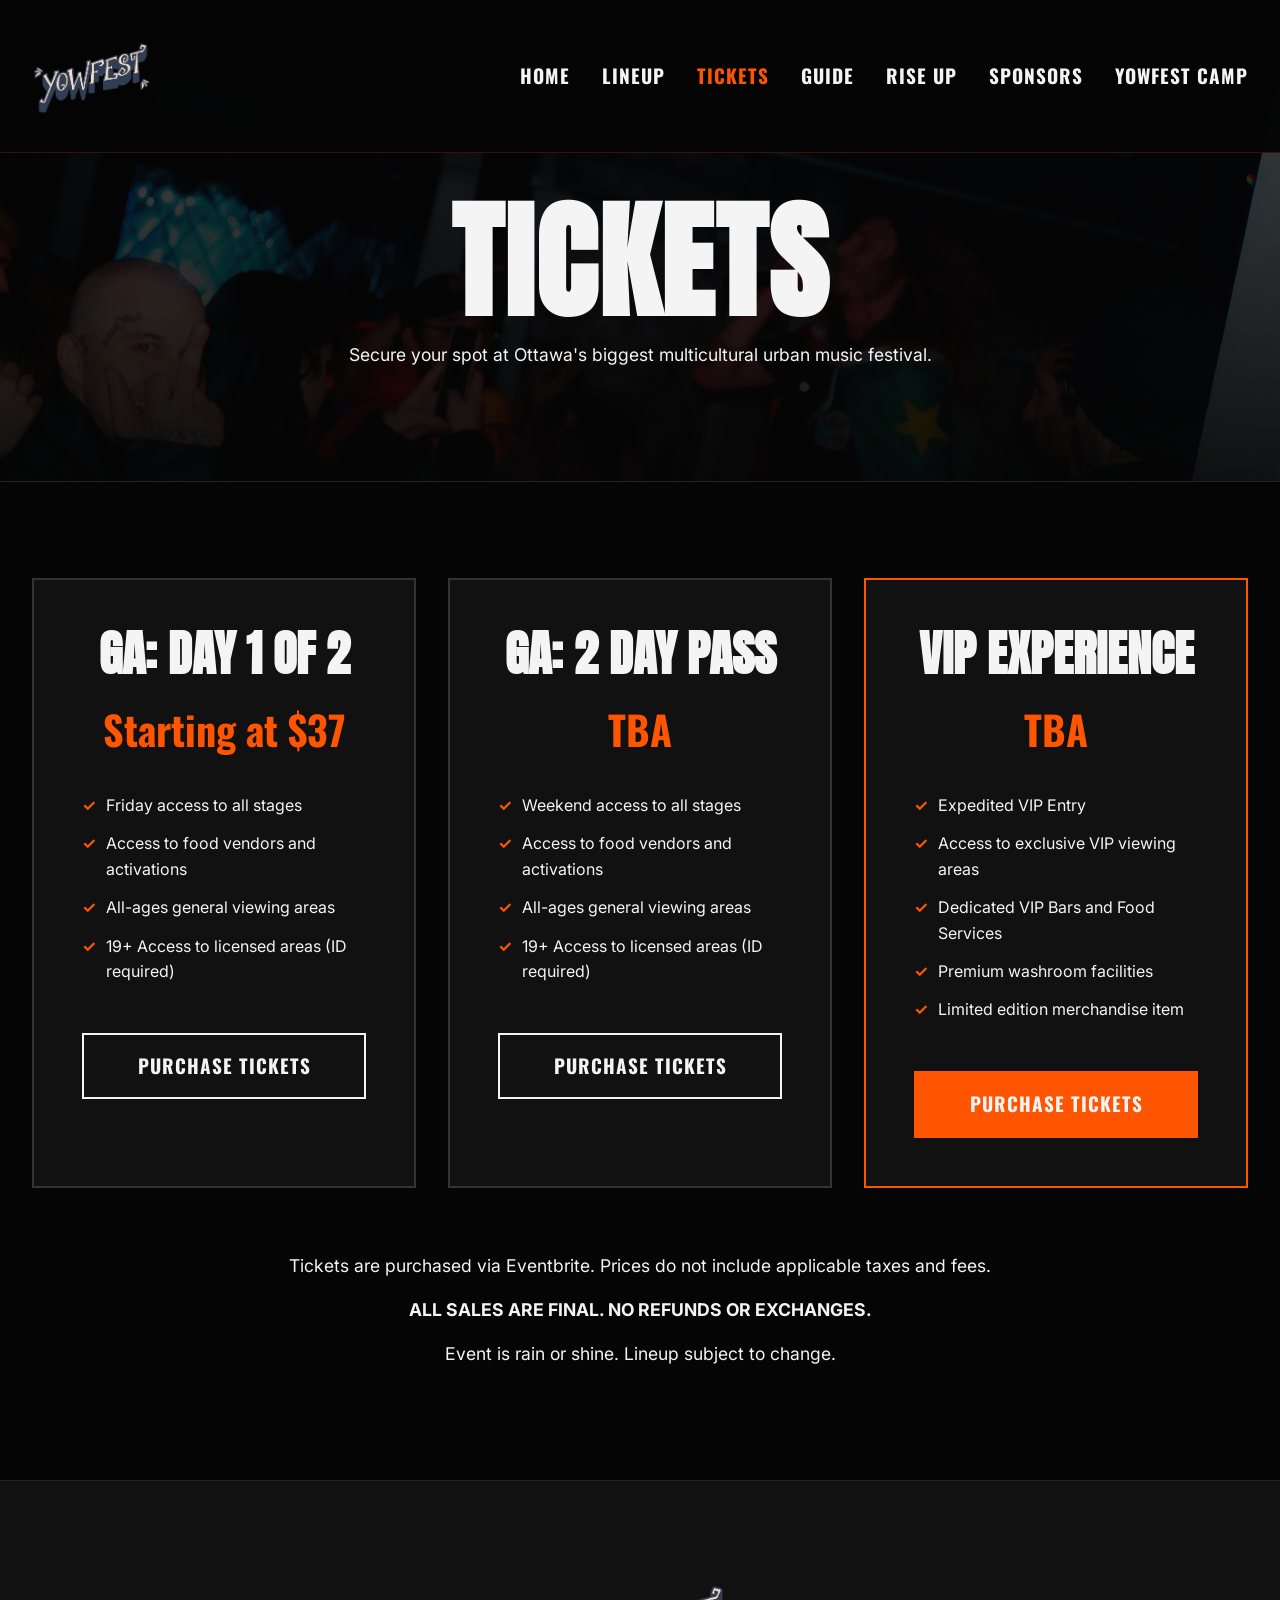
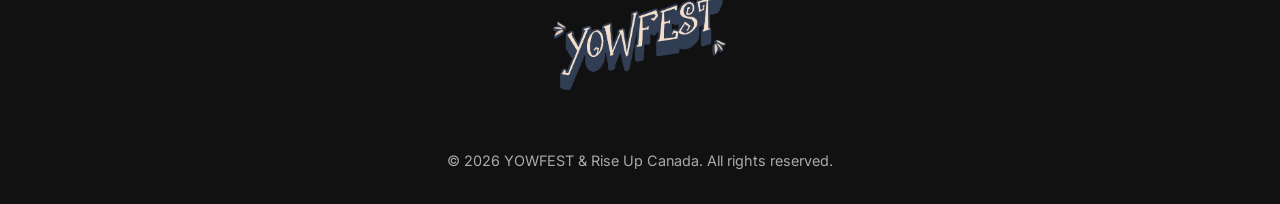
<file: tickets.html>
<!DOCTYPE html>
<html lang="en">
<head>
    <meta charset="UTF-8">
    <meta name="viewport" content="width=device-width, initial-scale=1.0">
    <title>Get Tickets | YOWFEST 2026 Ottawa Music Festival (Sept 18-19) — From $37</title>
    <meta name="description" content="Buy YOWFEST 2026 tickets starting from $37. Ottawa's premier multicultural urban music festival — September 18-19 at Hellenic Centre (1315 Prince of Wales). General Admission & VIP available.">
    <meta name="keywords" content="YOWFEST tickets, Ottawa festival tickets 2026, buy tickets Ottawa concert, urban music festival Ottawa tickets, September event tickets Ottawa">
    <link rel="canonical" href="https://ottawayowfest.ca/tickets.html">
    <meta property="og:title" content="Tickets | YOWFEST 2026 Ottawa (Sept 18-19) — From $37">
    <meta property="og:description" content="Grab your tickets for YOWFEST 2026. Ottawa's multicultural music festival Sept 18-19 at Hellenic Centre. General Admission from $37. VIP packages available.">
    <meta property="og:url" content="https://ottawayowfest.ca/tickets.html">
    <meta property="og:image" content="https://ottawayowfest.ca/assets/images/logo.png">
    <link rel="stylesheet" href="css/styles.css">
    <style>
        .ticket-tier {
            background: var(--color-surface);
            padding: 3rem;
            border: 2px solid #333;
            text-align: center;
            transition: transform 0.3s ease, border-color 0.3s ease;
        }
        .ticket-tier:hover {
            transform: translateY(-10px);
            border-color: var(--color-primary);
        }
        .ticket-title {
            font-family: var(--font-display);
            font-size: 3rem;
            margin-bottom: 1rem;
        }
        .ticket-price {
            font-size: 2.5rem;
            font-weight: 700;
            color: var(--color-primary);
            margin-bottom: 2rem;
            font-family: var(--font-heading);
        }
        .ticket-features {
            text-align: left;
            margin-bottom: 3rem;
        }
        .ticket-features li {
            margin-bottom: 0.8rem;
            padding-left: 1.5rem;
            position: relative;
        }
        .ticket-features li::before {
            content: '✓';
            position: absolute;
            left: 0;
            color: var(--color-primary);
            font-weight: bold;
        }
    </style>
</head>
<body>

    <nav class="navbar scrolled">
        <div class="navbar-container">
            <a href="index.html" class="logo"><img src="assets/images/logo.png" alt="YOW FEST Logo"></a>
            <button class="nav-toggle">☰</button>
            <div class="nav-links">
                <a href="index.html">Home</a>
                <a href="lineup.html">Lineup</a>
                <a href="tickets.html" class="active">Tickets</a>
                <a href="guide.html">Guide</a>
                <a href="riseup.html">Rise Up</a>
                <a href="sponsors.html">Sponsors</a>
                <a href="yowcamp.html">YOWFEST CAMP</a>
            </div>
        </div>
    </nav>

    <header class="page-header" style="background-image: linear-gradient(rgba(5,5,5,0.7), rgba(5,5,5,0.95)), url('assets/images/headers/tickets.jpeg'); background-position: center top; background-size: cover; background-repeat: no-repeat;">
        <div class="container">
            <h1 class="display">TICKETS</h1>
            <p>Secure your spot at Ottawa's biggest multicultural urban music festival.</p>
        </div>
    </header>

    <section class="section">
        <div class="container fade-in">
            <div class="grid-3">
                <!-- GA Day 1 Ticket -->
                <div class="ticket-tier">
                    <h2 class="ticket-title">GA: DAY 1 OF 2</h2>
                    <div class="ticket-price">Starting at $37</div>
                    <ul class="ticket-features">
                        <li>Friday access to all stages</li>
                        <li>Access to food vendors and activations</li>
                        <li>All-ages general viewing areas</li>
                        <li>19+ Access to licensed areas (ID required)</li>
                    </ul>
                    <a href="https://www.eventbrite.ca/e/yowfest-2026-tickets-1990768721837" target="_blank" class="btn btn-outline" style="width: 100%;">PURCHASE TICKETS</a>
                </div>

                <!-- GA 2 Day Ticket -->
                <div class="ticket-tier">
                    <h2 class="ticket-title">GA: 2 DAY PASS</h2>
                    <div class="ticket-price">TBA</div>
                    <ul class="ticket-features">
                        <li>Weekend access to all stages</li>
                        <li>Access to food vendors and activations</li>
                        <li>All-ages general viewing areas</li>
                        <li>19+ Access to licensed areas (ID required)</li>
                    </ul>
                    <a href="https://www.eventbrite.ca/e/yowfest-2026-tickets-1990768721837" target="_blank" class="btn btn-outline" style="width: 100%;">PURCHASE TICKETS</a>
                </div>

                <!-- VIP Ticket -->
                <div class="ticket-tier" style="border-color: var(--color-primary);">
                    <h2 class="ticket-title">VIP EXPERIENCE</h2>
                    <div class="ticket-price">TBA</div>
                    <ul class="ticket-features">
                        <li>Expedited VIP Entry</li>
                        <li>Access to exclusive VIP viewing areas</li>
                        <li>Dedicated VIP Bars and Food Services</li>
                        <li>Premium washroom facilities</li>
                        <li>Limited edition merchandise item</li>
                    </ul>
                    <a href="https://www.eventbrite.ca/e/yowfest-2026-tickets-1990768721837" target="_blank" class="btn" style="width: 100%;">PURCHASE TICKETS</a>
                </div>
            </div>
            
            <div style="text-align: center; margin-top: 4rem; max-width: 800px; margin-left: auto; margin-right: auto;">
                <p>Tickets are purchased via Eventbrite. Prices do not include applicable taxes and fees.</p>
                <p><strong>ALL SALES ARE FINAL. NO REFUNDS OR EXCHANGES.</strong></p>
                <p>Event is rain or shine. Lineup subject to change.</p>
            </div>
        </div>
    </section>

    <!-- Footer -->
    <footer class="footer">
        <div class="container">
            <div class="footer-logo"><img src="assets/images/logo.png" alt="YOW FEST Logo"></div>
            <div class="copyright">
                &copy; 2026 YOWFEST & Rise Up Canada. All rights reserved.
            </div>
        </div>
    </footer>

    <script src="js/main.js"></script>
</body>
</html>
</file>
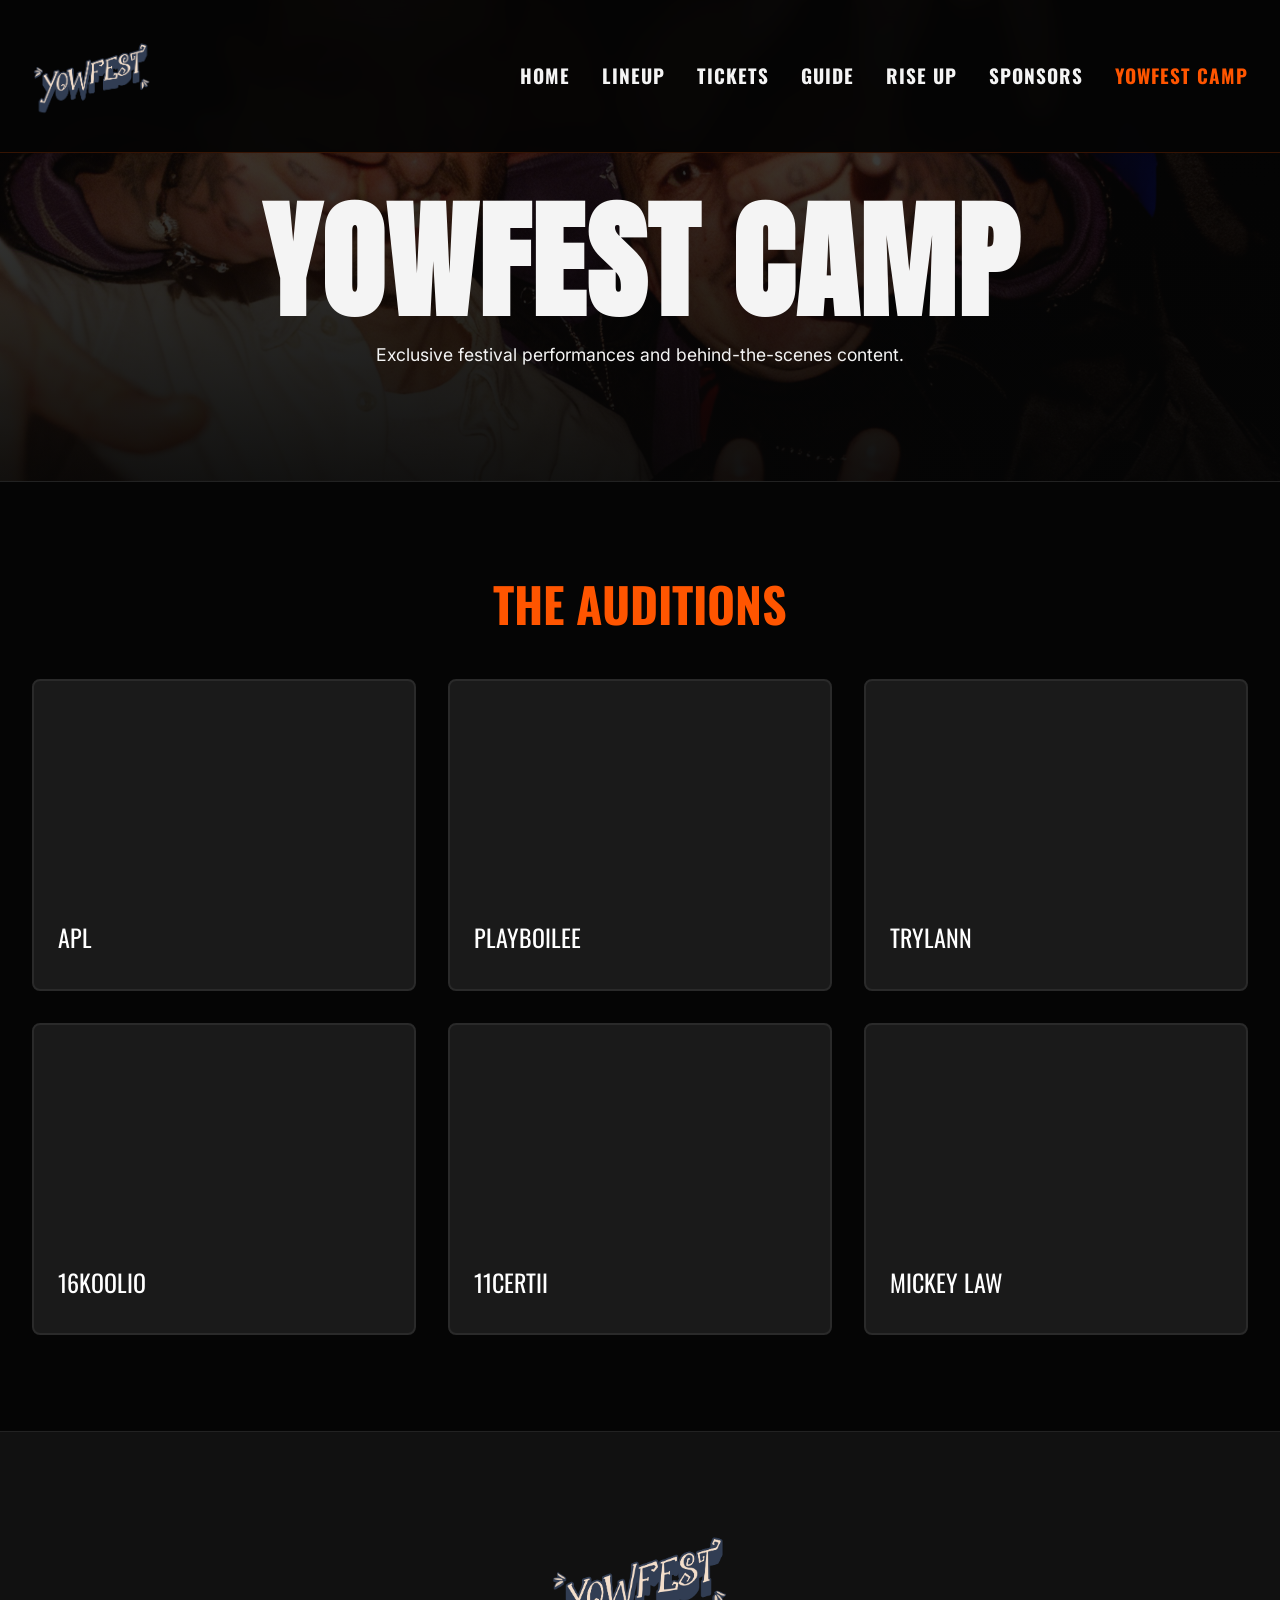
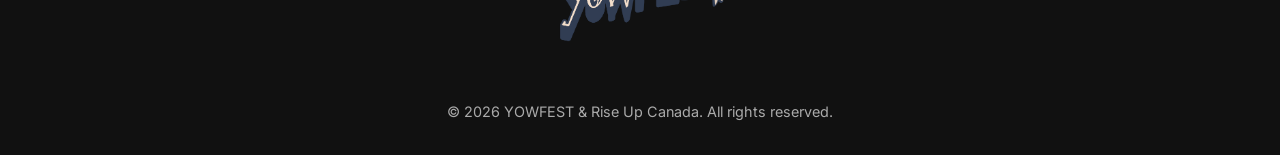
<file: yowcamp.html>
<!DOCTYPE html>
<html lang="en">
<head>
    <meta charset="UTF-8">
    <meta name="viewport" content="width=device-width, initial-scale=1.0">
    <title>YOWFEST CAMP | Music Workshops & Producer Sessions Ottawa</title>
    <meta name="description" content="Discover YOWFEST CAMP — educational workshops, live masterclasses, and producer sessions empowering emerging urban artists and creators in Ottawa.">
    <link rel="canonical" href="https://ottawayowfest.ca/yowcamp.html">
    <meta property="og:title" content="YOWFEST CAMP | Ottawa Music Creator Workshops">
    <meta property="og:description" content="Masterclasses, music workshops, and creator sessions at YOWFEST CAMP in Ottawa.">
    <meta property="og:url" content="https://ottawayowfest.ca/yowcamp.html">
    <meta property="og:image" content="https://ottawayowfest.ca/assets/images/logo.png">
    <link rel="stylesheet" href="css/styles.css">
    <style>
        .video-grid {
            display: grid;
            grid-template-columns: repeat(auto-fill, minmax(350px, 1fr));
            gap: 2rem;
            margin-top: 3rem;
        }
        .video-card {
            background: #1a1a1a;
            border: 2px solid #2a2a2a;
            border-radius: 8px;
            overflow: hidden;
            transition: border-color 0.3s ease, transform 0.3s ease;
        }
        .video-card:hover {
            border-color: var(--color-primary);
            transform: translateY(-5px);
        }
        .video-container {
            position: relative;
            padding-bottom: 56.25%; /* 16:9 aspect ratio */
            height: 0;
            overflow: hidden;
        }
        .video-container iframe {
            position: absolute;
            top: 0;
            left: 0;
            width: 100%;
            height: 100%;
            border: 0;
        }
        .video-info {
            padding: 1.5rem;
        }
        .video-title {
            font-family: var(--font-heading);
            font-size: 1.5rem;
            color: #fff;
            margin-bottom: 0.5rem;
            text-transform: uppercase;
        }
    </style>
</head>
<body>

    <nav class="navbar scrolled">
        <div class="navbar-container">
            <a href="index.html" class="logo"><img src="assets/images/logo.png" alt="YOW FEST Logo"></a>
            <button class="nav-toggle">☰</button>
            <div class="nav-links">
                <a href="index.html">Home</a>
                <a href="lineup.html">Lineup</a>
                <a href="tickets.html">Tickets</a>
                <a href="guide.html">Guide</a>
                <a href="riseup.html">Rise Up</a>
                <a href="sponsors.html">Sponsors</a>
                <a href="yowcamp.html" class="active">YOWFEST CAMP</a>
            </div>
        </div>
    </nav>

    <header class="page-header" style="background-image: linear-gradient(rgba(5,5,5,0.7), rgba(5,5,5,0.95)), url('assets/images/headers/yowcamp.jpeg'); background-position: center 30%; background-size: cover; background-repeat: no-repeat;">
        <div class="container">
            <h1 class="display">YOWFEST CAMP</h1>
            <p>Exclusive festival performances and behind-the-scenes content.</p>
        </div>
    </header>

    <section class="section">
        <div class="container fade-in">
            <h2 style="text-align: center; color: var(--color-primary); font-family: var(--font-heading); font-size: 3rem;">THE AUDITIONS</h2>
            
            <div class="video-grid" id="yowcamp-videos">
                <!-- Video 1 -->
                <div class="video-card">
                    <div class="video-container">
                        <iframe src="https://www.youtube.com/embed/LCTFm3UvoMA" title="APL YOWFest Camp" allow="accelerometer; autoplay; clipboard-write; encrypted-media; gyroscope; picture-in-picture" allowfullscreen></iframe>
                    </div>
                    <div class="video-info">
                        <div class="video-title">APL</div>
                    </div>
                </div>

                <!-- Video 2 -->
                <div class="video-card">
                    <div class="video-container">
                        <iframe src="https://www.youtube.com/embed/OgmoCsi6p3Y" title="Playboilee YOWFest Camp" allow="accelerometer; autoplay; clipboard-write; encrypted-media; gyroscope; picture-in-picture" allowfullscreen></iframe>
                    </div>
                    <div class="video-info">
                        <div class="video-title">Playboilee</div>
                    </div>
                </div>

                <!-- Video 3 -->
                <div class="video-card">
                    <div class="video-container">
                        <iframe src="https://www.youtube.com/embed/VK_JYLfHadI" title="Trylann YOWFest Camp" allow="accelerometer; autoplay; clipboard-write; encrypted-media; gyroscope; picture-in-picture" allowfullscreen></iframe>
                    </div>
                    <div class="video-info">
                        <div class="video-title">Trylann</div>
                    </div>
                </div>

                <!-- Video 4 -->
                <div class="video-card">
                    <div class="video-container">
                        <iframe src="https://www.youtube.com/embed/YoW4CTqjo-8" title="16Koolio YOWFest Camp" allow="accelerometer; autoplay; clipboard-write; encrypted-media; gyroscope; picture-in-picture" allowfullscreen></iframe>
                    </div>
                    <div class="video-info">
                        <div class="video-title">16Koolio</div>
                    </div>
                </div>

                <!-- Video 5 -->
                <div class="video-card">
                    <div class="video-container">
                        <iframe src="https://www.youtube.com/embed/CoGir6FsREM" title="11Certii YOWFest Camp" allow="accelerometer; autoplay; clipboard-write; encrypted-media; gyroscope; picture-in-picture" allowfullscreen></iframe>
                    </div>
                    <div class="video-info">
                        <div class="video-title">11Certii</div>
                    </div>
                </div>

                <!-- Video 6 -->
                <div class="video-card">
                    <div class="video-container">
                        <iframe src="https://www.youtube.com/embed/Ez4NPFQIFcE" title="Mickey Law YOWFest Camp" allow="accelerometer; autoplay; clipboard-write; encrypted-media; gyroscope; picture-in-picture" allowfullscreen></iframe>
                    </div>
                    <div class="video-info">
                        <div class="video-title">Mickey Law</div>
                    </div>
                </div>
            </div>
        </div>
    </section>

    <!-- Footer -->
    <footer class="footer">
        <div class="container">
            <div class="footer-logo"><img src="assets/images/logo.png" alt="YOW FEST Logo"></div>
            <div class="copyright">
                &copy; 2026 YOWFEST & Rise Up Canada. All rights reserved.
            </div>
        </div>
    </footer>

    <script src="js/main.js"></script>
</body>
</html>
</file>
<file: css/styles.css>
@import url('https://fonts.googleapis.com/css2?family=Anton&family=Inter:wght@400;600;900&family=Oswald:wght@500;700&display=swap');

:root {
  --color-bg: #050505;
  --color-surface: #111111;
  --color-primary: #ff5500; /* Intense Orange */
  --color-primary-hover: #e04b00;
  --color-text-main: #f4f4f4;
  --color-text-muted: #aaaaaa;
  
  --font-display: 'Anton', sans-serif;
  --font-heading: 'Oswald', sans-serif;
  --font-body: 'Inter', sans-serif;
}

* {
  box-sizing: border-box;
  margin: 0;
  padding: 0;
}

body {
  background-color: var(--color-bg);
  color: var(--color-text-main);
  font-family: var(--font-body);
  line-height: 1.6;
  -webkit-font-smoothing: antialiased;
}

a {
  color: inherit;
  text-decoration: none;
  transition: color 0.3s ease;
}

ul {
  list-style: none;
}

img, video {
  max-width: 100%;
  display: block;
}

/* Typography Options */
h1, h2, h3, h4, h5, h6 {
  text-transform: uppercase;
  line-height: 1.1;
  margin-bottom: 1rem;
}

h1.display, h2.display {
  font-family: var(--font-display);
  letter-spacing: 2px;
}

h1 { font-size: clamp(3rem, 10vw, 8rem); margin-bottom: 0.5rem; }
h2 { font-family: var(--font-heading); font-size: clamp(2rem, 6vw, 4rem); font-weight: 700; }
h3 { font-family: var(--font-heading); font-size: 2rem; font-weight: 700; color: var(--color-primary); }

p {
  margin-bottom: 1rem;
  font-size: 1.1rem;
}

/* Layout Utilities */
.container {
  max-width: 1400px;
  margin: 0 auto;
  padding: 0 2rem;
}

.section {
  padding: 6rem 0;
}

/* Navbar */
.navbar {
  position: fixed;
  top: 0;
  width: 100%;
  padding: 1.5rem 0;
  z-index: 100;
  display: flex;
  background: transparent;
  transition: background 0.3s ease, padding 0.3s ease;
}

.navbar.scrolled {
  background: rgba(5, 5, 5, 0.95);
  backdrop-filter: blur(10px);
  padding: 1rem 0;
  border-bottom: 1px solid rgba(255, 85, 0, 0.2);
}

.navbar-container {
  display: flex;
  justify-content: space-between;
  align-items: center;
  width: 100%;
  max-width: 1400px;
  margin: 0 auto;
  padding: 0 2rem;
}

.logo {
  display: flex;
  align-items: center;
}

.logo img {
  height: 120px;
  width: auto;
  object-fit: contain;
}

.nav-links {
  display: flex;
  gap: 2rem;
}

.nav-links a {
  font-family: var(--font-heading);
  font-size: 1.2rem;
  font-weight: 700;
  text-transform: uppercase;
  letter-spacing: 1px;
}

.nav-links a:hover,
.nav-links a.active {
  color: var(--color-primary);
}

.nav-toggle {
  display: none;
  font-size: 2rem;
  background: none;
  border: none;
  color: var(--color-text-main);
  cursor: pointer;
}

/* Buttons */
.btn {
  display: inline-block;
  font-family: var(--font-heading);
  font-weight: 700;
  text-transform: uppercase;
  font-size: 1.2rem;
  padding: 1rem 3rem;
  color: var(--color-text-main);
  background: var(--color-primary);
  border: 2px solid var(--color-primary);
  transition: all 0.3s ease;
  cursor: pointer;
  letter-spacing: 1px;
}

.btn:hover {
  background: transparent;
  color: var(--color-primary);
  transform: translateY(-3px);
  box-shadow: 0 10px 20px rgba(255, 85, 0, 0.2);
}

.btn-outline {
  background: transparent;
  border: 2px solid var(--color-text-main);
}

.btn-outline:hover {
  background: var(--color-text-main);
  color: var(--color-bg);
  border-color: var(--color-text-main);
  box-shadow: none;
}

/* Hero Section */
.hero {
  position: relative;
  height: 100vh;
  min-height: 700px;
  display: flex;
  align-items: center;
  justify-content: center;
  text-align: center;
  overflow: hidden;
}

.hero-video {
  position: absolute;
  top: 50%;
  left: 50%;
  min-width: 100%;
  min-height: 100%;
  width: auto;
  height: auto;
  transform: translate(-50%, -50%);
  object-fit: cover;
  z-index: -2;
}

.hero-overlay {
  position: absolute;
  top: 0;
  left: 0;
  width: 100%;
  height: 100%;
  background: linear-gradient(to bottom, rgba(5,5,5,0.4) 0%, rgba(5,5,5,0.8) 100%);
  z-index: -1;
}

.hero-content {
  z-index: 1;
  padding: 0 2rem;
  max-width: 1000px;
}

.hero-date {
  font-family: var(--font-heading);
  font-size: 1.5rem;
  color: var(--color-primary);
  font-weight: 700;
  margin-bottom: 2rem;
  letter-spacing: 2px;
}

.hero-tagline {
  font-size: 1.5rem;
  font-weight: 600;
  margin: 1.5rem 0 3rem;
  text-transform: uppercase;
  letter-spacing: 1px;
}

.hero-actions {
  display: flex;
  gap: 1.5rem;
  justify-content: center;
}

/* Footer */
.footer {
  background: var(--color-surface);
  padding: 4rem 0 2rem;
  border-top: 1px solid #222;
  text-align: center;
}

.footer-logo {
  display: flex;
  justify-content: center;
  align-items: center;
  margin-bottom: 1.5rem;
}

.footer-logo img {
  height: 180px;
  width: auto;
  object-fit: contain;
}

.social-links {
  display: flex;
  justify-content: center;
  gap: 1.5rem;
  margin-bottom: 2rem;
}

.social-links a {
  font-size: 1.5rem;
}

.social-links a:hover {
  color: var(--color-primary);
}

.footer-nav {
  display: flex;
  justify-content: center;
  flex-wrap: wrap;
  gap: 1.5rem;
  margin-bottom: 2rem;
}

.footer-nav a {
  font-family: var(--font-heading);
  text-transform: uppercase;
  font-size: 1rem;
}

.footer-nav a:hover {
  color: var(--color-primary);
}

.copyright {
  color: var(--color-text-muted);
  font-size: 0.9rem;
}

/* Mobile Responsiveness */
@media (max-width: 768px) {
  .nav-links {
    position: fixed;
    top: 0;
    right: -100%;
    width: 100vw;
    height: 100vh;
    background: var(--color-bg);
    flex-direction: column;
    justify-content: center;
    align-items: center;
    transition: right 0.3s ease;
  }
  
  .nav-links.active {
    right: 0;
  }

  .nav-links a {
    font-size: 2rem;
  }

  .nav-toggle {
    display: block;
    z-index: 1000;
  }

  .hero-actions {
    flex-direction: column;
    align-items: center;
  }

  .btn {
    width: 100%;
    max-width: 300px;
  }
}

/* Shared Inner Page Header */
.page-header {
  padding: 12rem 0 6rem;
  background: linear-gradient(rgba(5,5,5,0.7), rgba(5,5,5,1)), url('../assets/images/header-bg.jpeg') center/cover no-repeat;
  text-align: center;
  border-bottom: 1px solid #222;
}

/* Utility Grids */
.grid-2 {
  display: grid;
  grid-template-columns: 1fr 1fr;
  gap: 3rem;
}
.grid-3 {
  display: grid;
  grid-template-columns: repeat(3, 1fr);
  gap: 2rem;
}

@media (max-width: 900px) {
  .grid-2, .grid-3 {
    grid-template-columns: 1fr;
  }
}

/* Animations */
.fade-in {
  opacity: 0;
  transform: translateY(30px);
  transition: opacity 0.6s ease, transform 0.6s ease;
}

.fade-in.visible {
  opacity: 1;
  transform: translateY(0);
}
</file>
